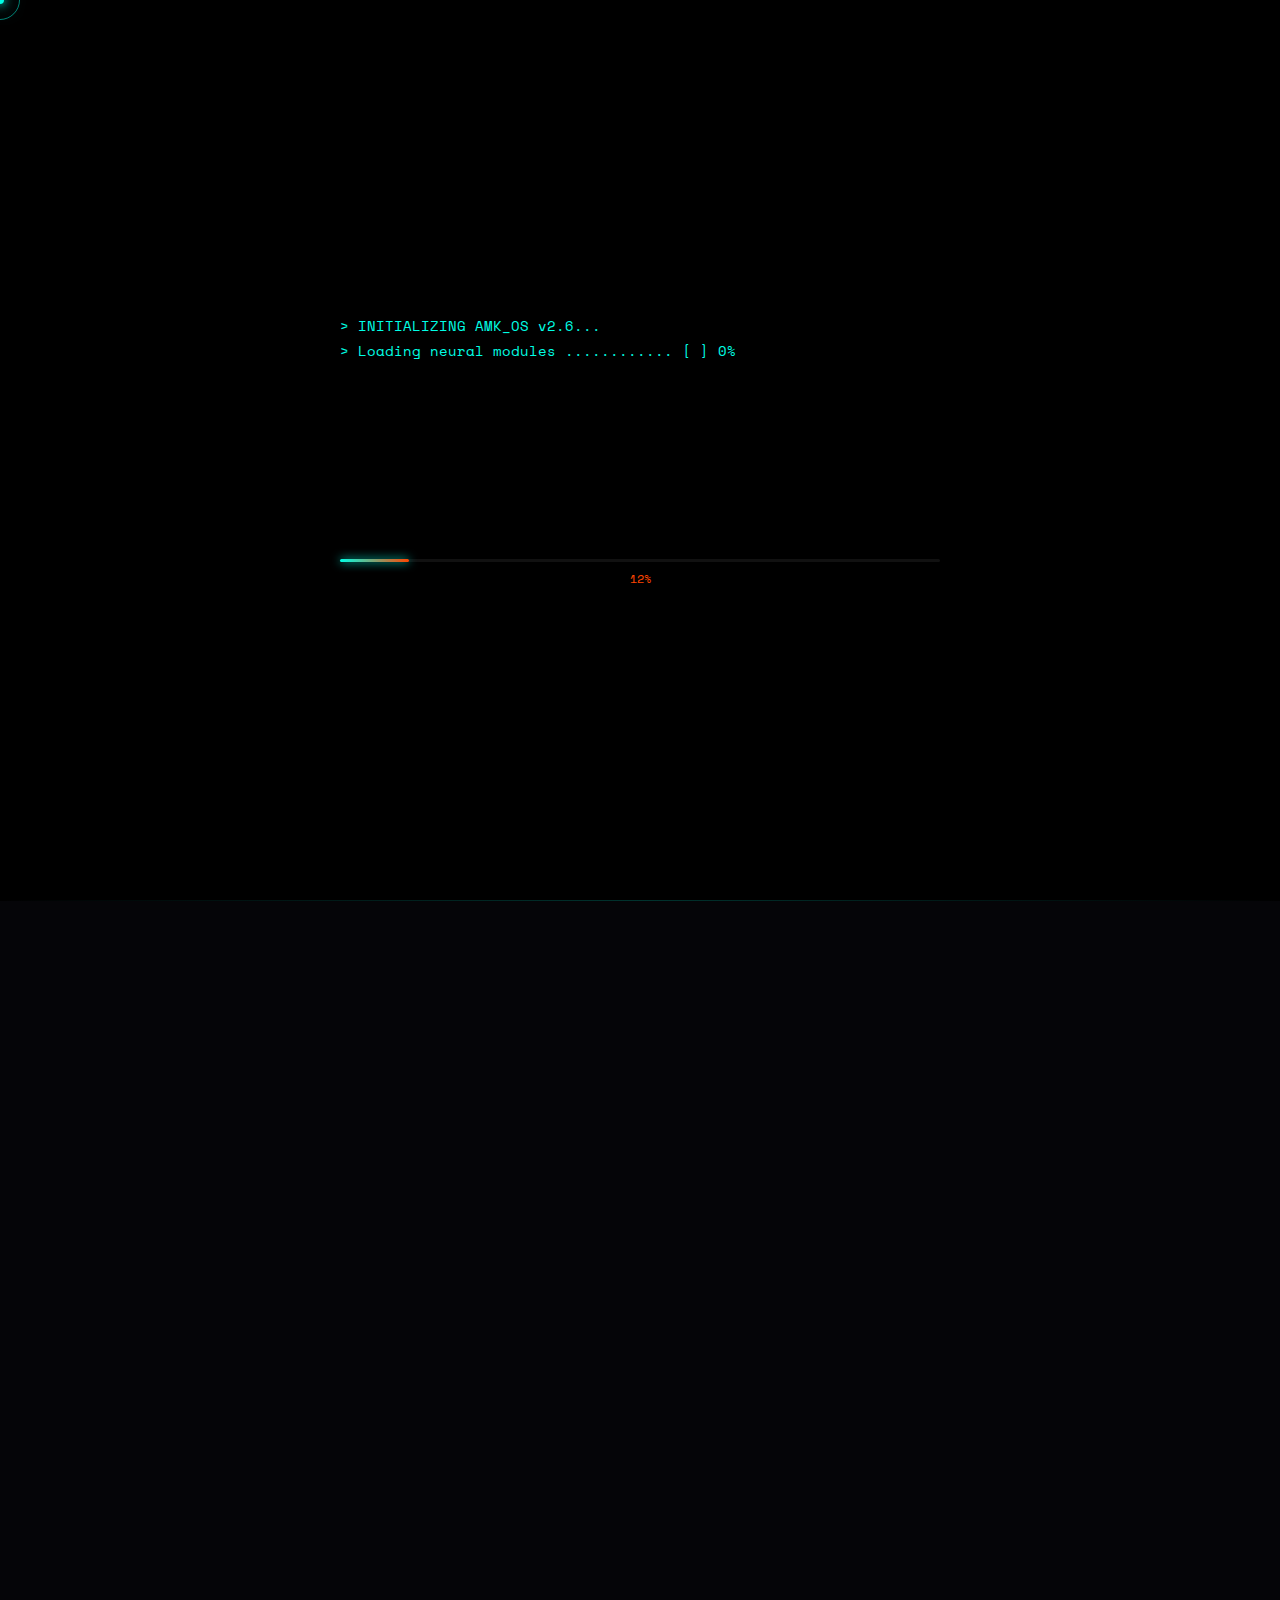
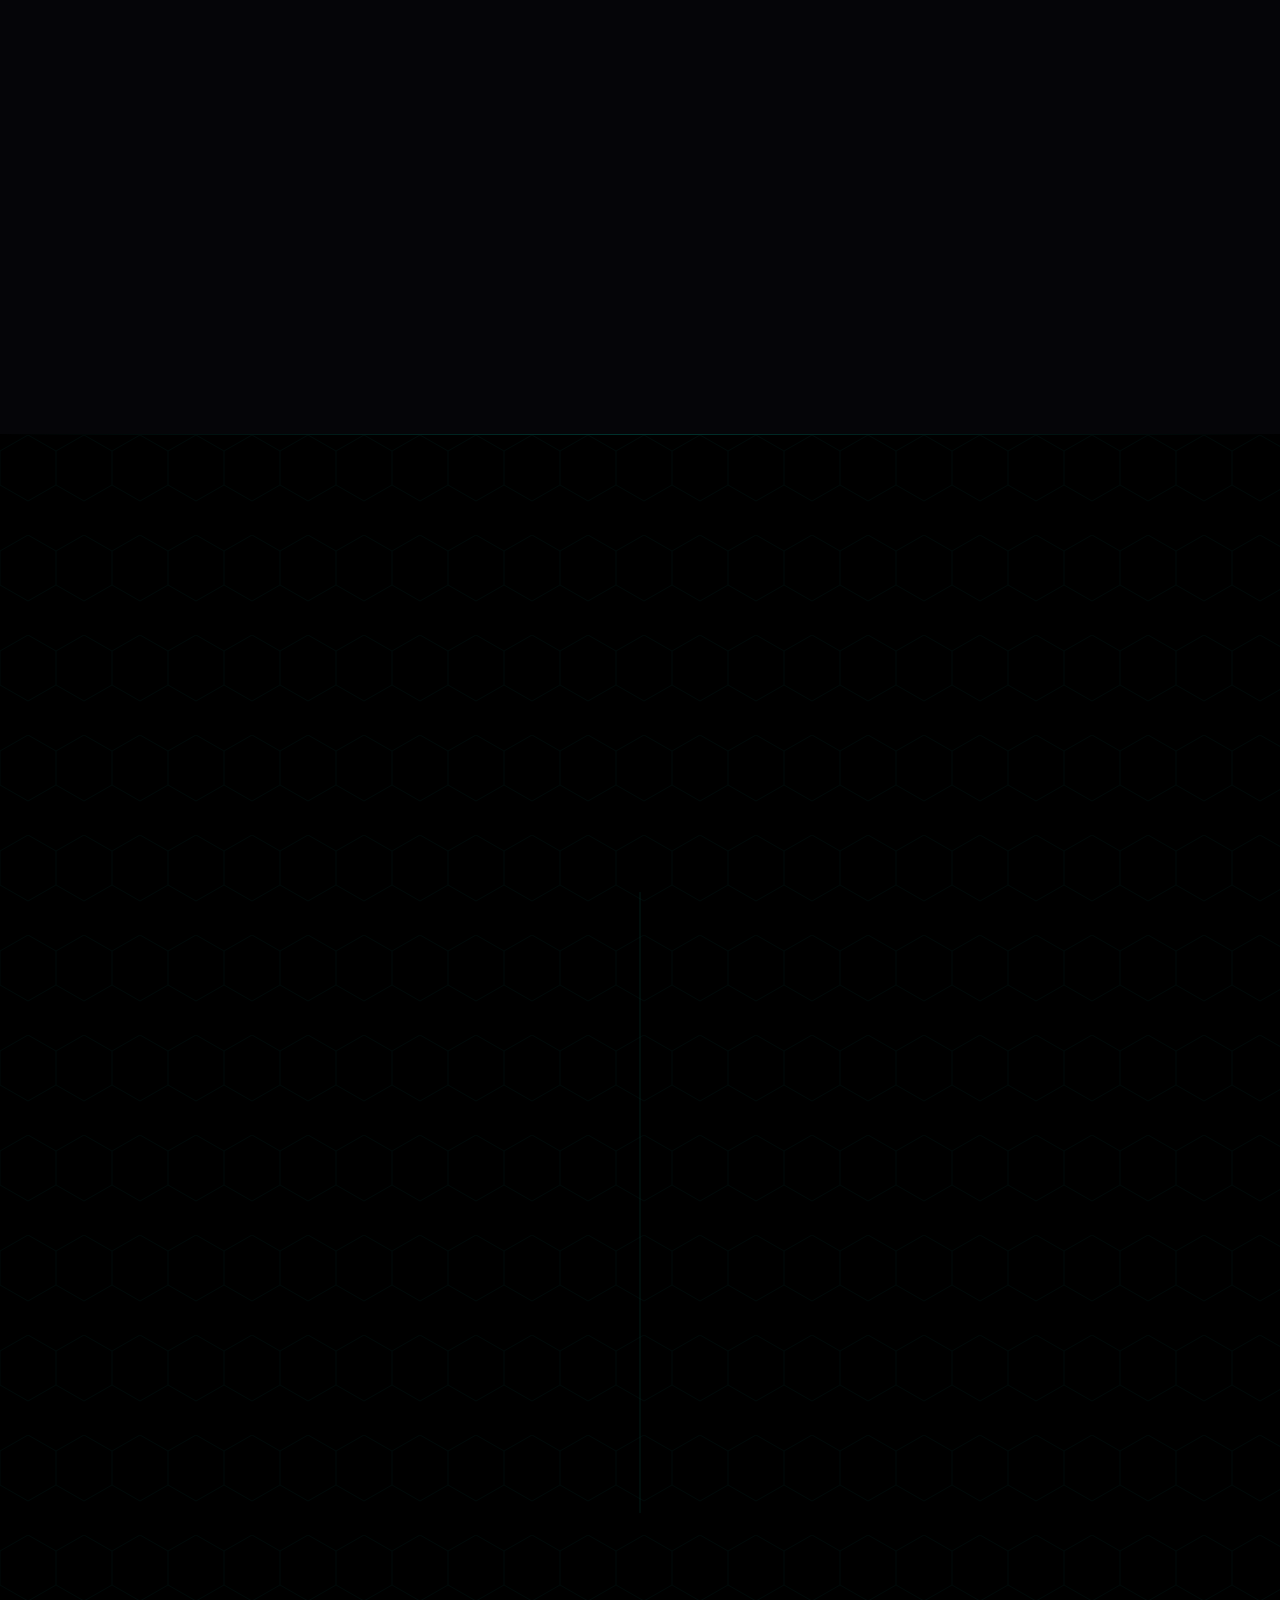
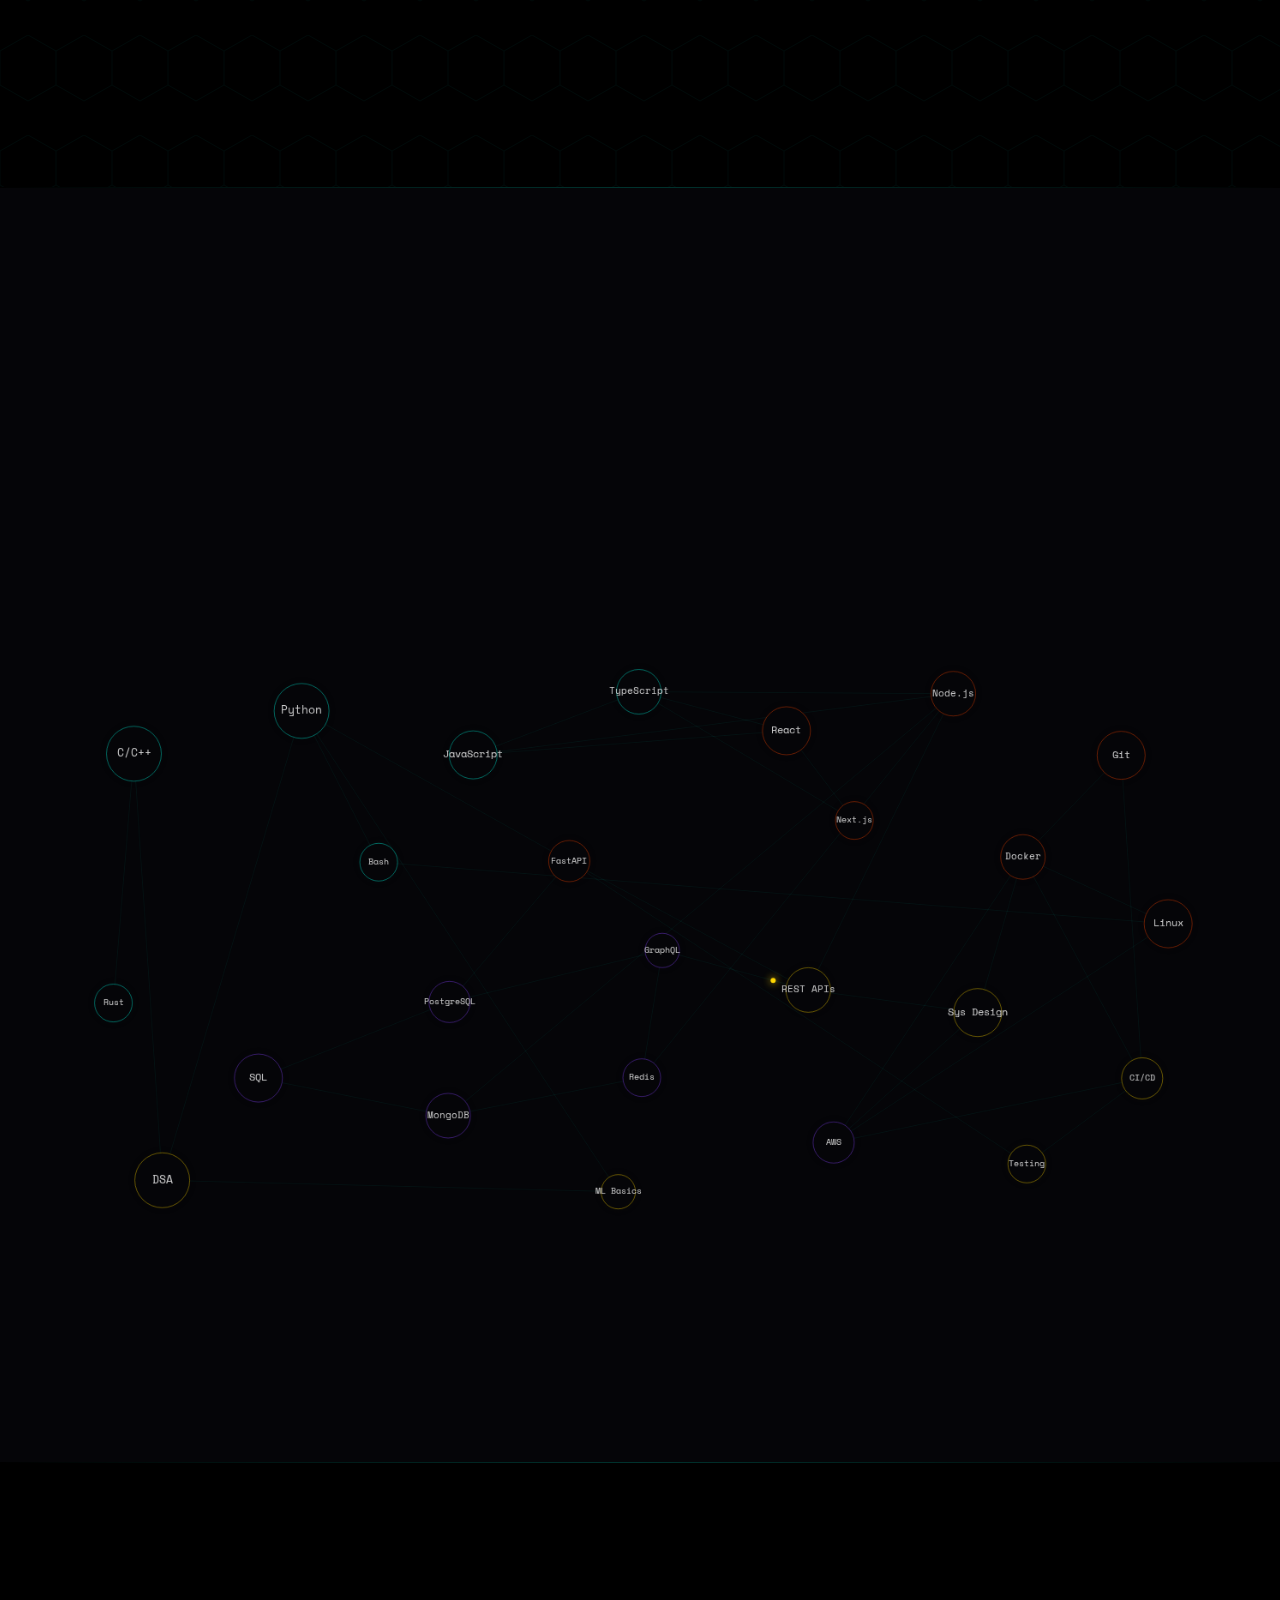
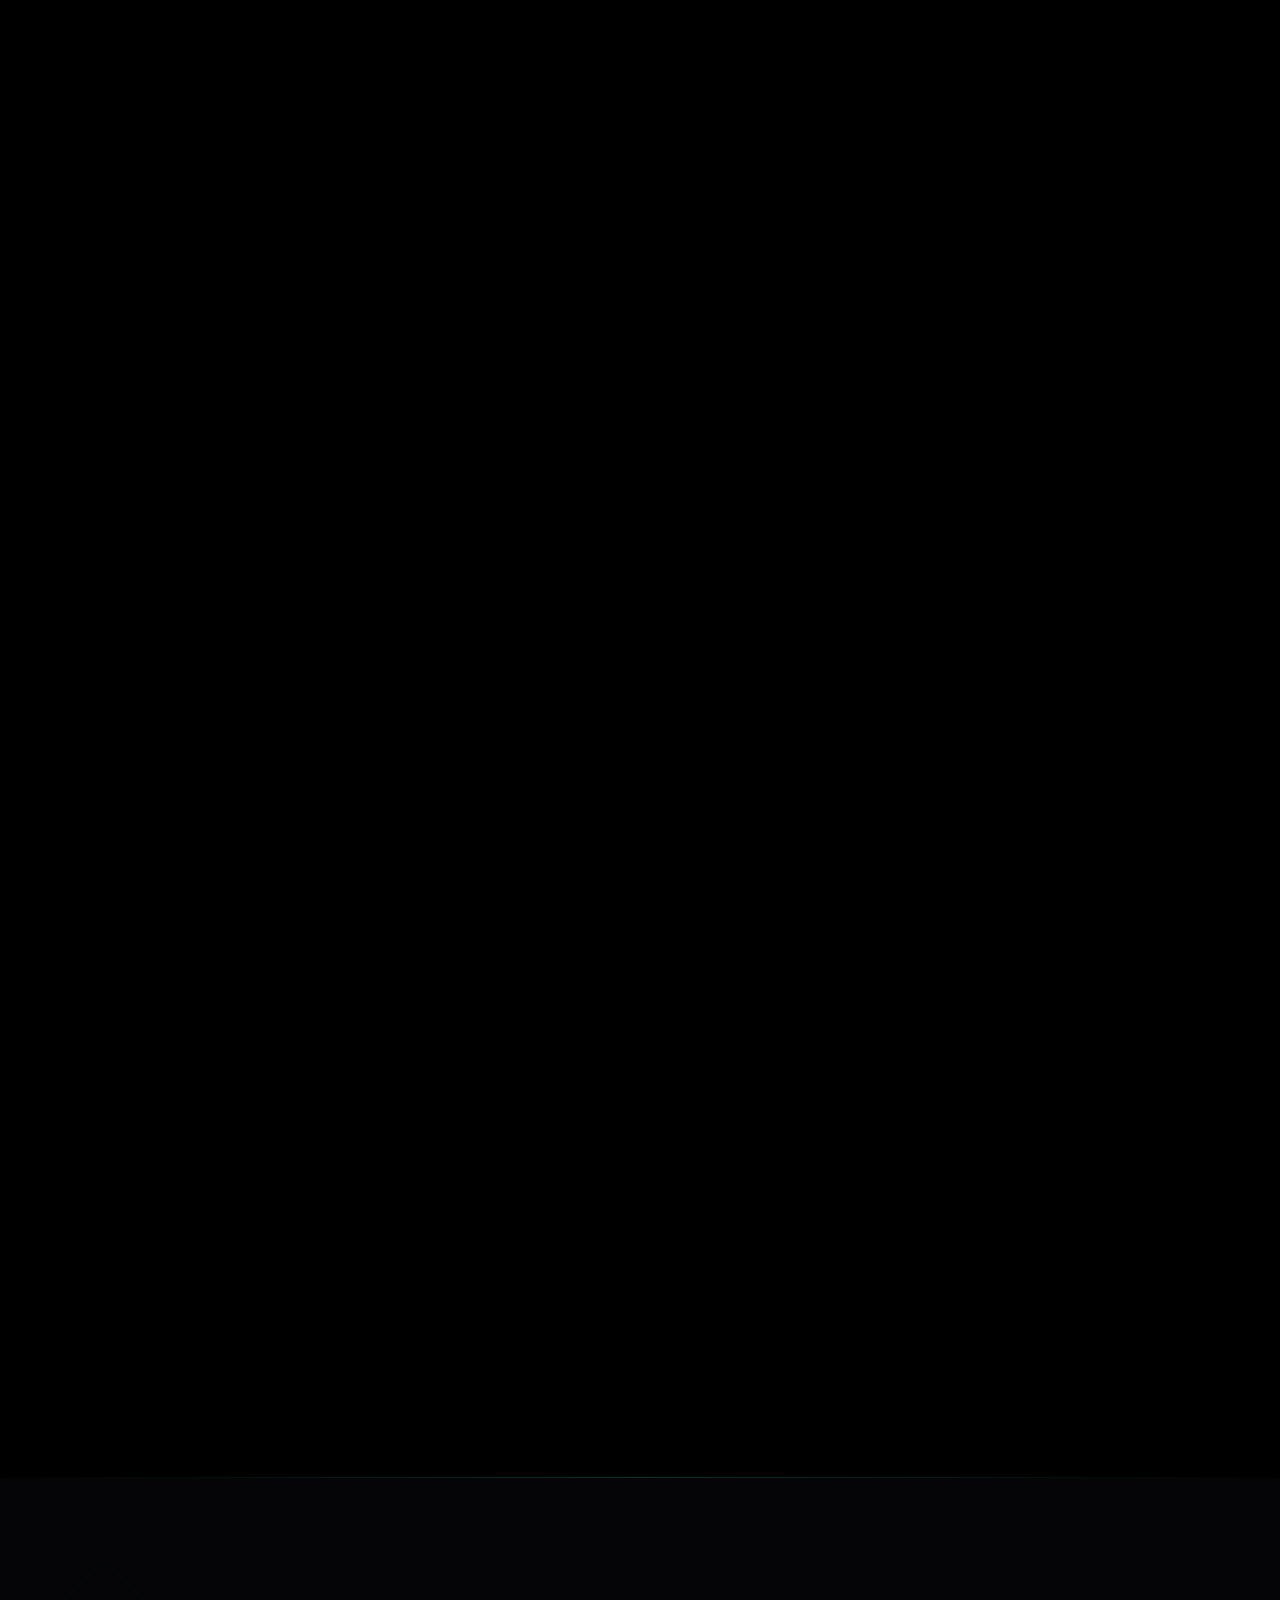
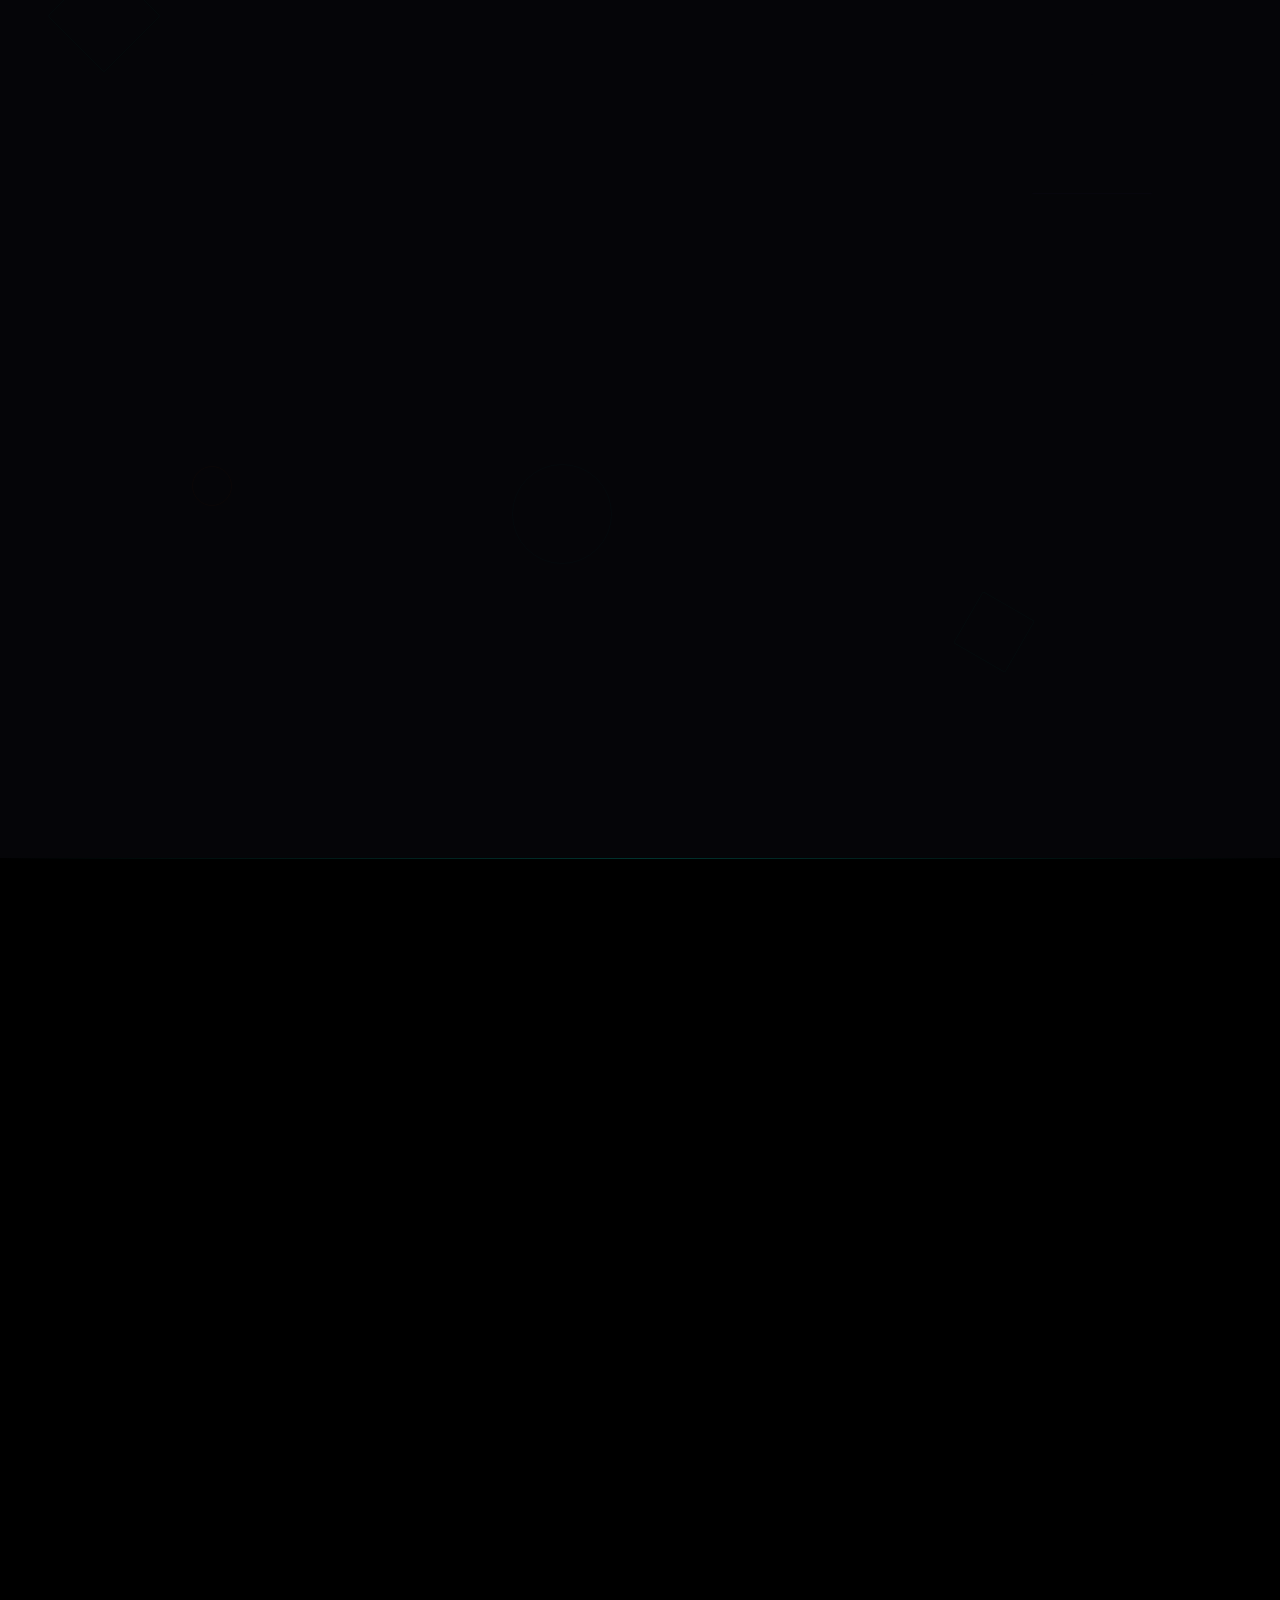
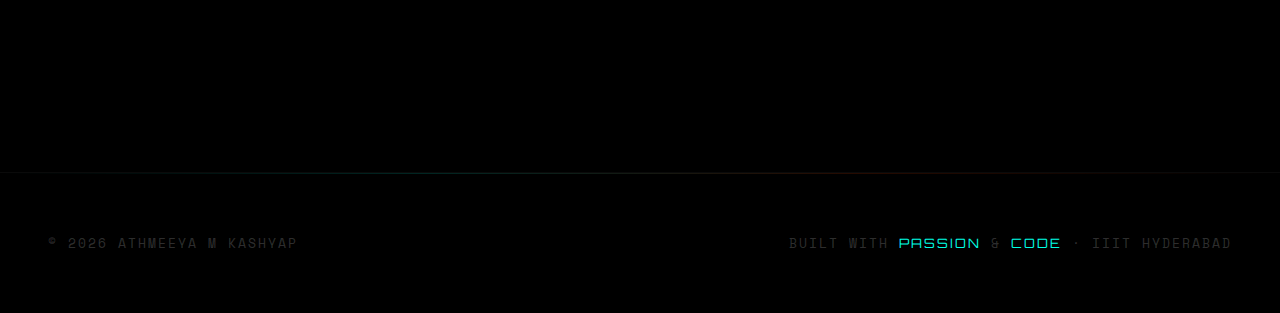
<file: index.html>
<!DOCTYPE html>
<html lang="en">

<head>
  <meta charset="UTF-8">
  <meta name="viewport" content="width=device-width, initial-scale=1.0">
  <meta name="description"
    content="Athmeeya M Kashyap | CS student at IIIT Hyderabad. INMO qualifier, national swimmer, competitive programmer.">
  <meta name="theme-color" content="#000000">
  <meta property="og:title" content="Athmeeya M Kashyap | Portfolio">
  <meta property="og:description" content="CS Student. Olympiad Qualifier. National Swimmer. Competitive Programmer.">
  <title>Athmeeya M Kashyap | Portfolio</title>
  <link
    href="https://fonts.googleapis.com/css2?family=Bebas+Neue&family=Inter:wght@300;400;500;600&family=Orbitron:wght@400;700;900&family=Space+Mono:wght@400;700&display=swap"
    rel="stylesheet">
  <style>
    :root {
      --cyan: #00FFE5;
      --orange: #FF4500;
      --white: #EAEAEA;
      --black: #000000;
      --dark: #050508;
      --mid: #0a0a12;
      --purple: #8844ff;
      --gold: #ffd700;
      --glass: rgba(10, 10, 18, 0.65);
      --border-subtle: rgba(255, 255, 255, 0.04);
    }

    /* SCROLL PROGRESS BAR */
    #scroll-progress {
      position: fixed;
      top: 0;
      left: 0;
      z-index: 10001;
      width: 0%;
      height: 3px;
      background: linear-gradient(90deg, var(--cyan), var(--orange), var(--purple), var(--cyan));
      background-size: 300% 100%;
      animation: progressGradient 3s linear infinite;
      transition: width .05s linear;
      box-shadow: 0 0 12px var(--cyan), 0 0 30px rgba(0, 255, 229, .3);
    }

    @keyframes progressGradient {
      0% {
        background-position: 0% 50%
      }

      100% {
        background-position: 300% 50%
      }
    }

    /* FILM GRAIN */
    #grain {
      position: fixed;
      inset: 0;
      z-index: 9000;
      pointer-events: none;
      opacity: .035;
      mix-blend-mode: overlay;
      width: 100%;
      height: 100%;
      image-rendering: pixelated;
    }

    /* SMOOTH SECTION TRANSITIONS */
    section {
      position: relative;
    }

    .section-glow {
      position: absolute;
      top: -200px;
      left: 50%;
      transform: translateX(-50%);
      width: 600px;
      height: 400px;
      background: radial-gradient(ellipse, rgba(0, 255, 229, .04), transparent 70%);
      pointer-events: none;
      z-index: 0;
    }

    /* BACK TO TOP */
    #back-to-top {
      position: fixed;
      bottom: 30px;
      right: 30px;
      z-index: 9999;
      width: 48px;
      height: 48px;
      background: transparent;
      border: 1px solid var(--cyan);
      color: var(--cyan);
      font-size: 20px;
      cursor: none;
      display: flex;
      align-items: center;
      justify-content: center;
      opacity: 0;
      transform: translateY(20px);
      transition: all .4s cubic-bezier(0.34, 1.56, 0.64, 1);
      clip-path: polygon(8px 0, 100% 0, calc(100% - 8px) 100%, 0 100%);
    }

    #back-to-top.visible {
      opacity: 1;
      transform: translateY(0);
    }

    #back-to-top:hover {
      background: var(--cyan);
      color: var(--black);
      box-shadow: 0 0 25px var(--cyan);
    }

    *,
    *::before,
    *::after {
      margin: 0;
      padding: 0;
      box-sizing: border-box;
    }

    img {
      max-width: 100%;
      height: auto;
      display: block;
    }

    html {
      scroll-behavior: smooth;
      scroll-padding-top: 80px;
      scrollbar-width: thin;
      scrollbar-color: rgba(0, 255, 229, .12) var(--black);
    }

    ::selection {
      background: rgba(0, 255, 229, .15);
      color: var(--white);
    }

    ::-webkit-scrollbar {
      width: 5px;
    }

    ::-webkit-scrollbar-track {
      background: var(--black);
    }

    ::-webkit-scrollbar-thumb {
      background: rgba(0, 255, 229, .12);
      border-radius: 3px;
    }

    ::-webkit-scrollbar-thumb:hover {
      background: rgba(0, 255, 229, .25);
    }

    body {
      background: var(--black);
      color: var(--white);
      font-family: 'Inter', -apple-system, sans-serif;
      overflow-x: hidden;
      cursor: none;
      -webkit-font-smoothing: antialiased;
      -moz-osx-font-smoothing: grayscale;
    }

    /* CUSTOM CURSOR */
    #cursor-dot {
      width: 8px;
      height: 8px;
      background: var(--cyan);
      border-radius: 50%;
      position: fixed;
      top: 0;
      left: 0;
      pointer-events: none;
      z-index: 99999;
      transform: translate(-50%, -50%);
      transition: width .35s cubic-bezier(0.16, 1, 0.3, 1), height .35s cubic-bezier(0.16, 1, 0.3, 1), background .35s ease;
      box-shadow: 0 0 10px var(--cyan), 0 0 20px var(--cyan);
      will-change: left, top, width, height;
    }

    #cursor-ring {
      width: 40px;
      height: 40px;
      border: 1.5px solid var(--cyan);
      border-radius: 50%;
      position: fixed;
      top: 0;
      left: 0;
      pointer-events: none;
      z-index: 99998;
      transform: translate(-50%, -50%);
      transition: width .4s cubic-bezier(0.16, 1, 0.3, 1), height .4s cubic-bezier(0.16, 1, 0.3, 1), opacity .4s ease, border-color .35s ease;
      opacity: .5;
      will-change: left, top, width, height;
    }

    body.cursor-hover #cursor-dot {
      width: 14px;
      height: 14px;
      background: var(--orange);
      box-shadow: 0 0 15px var(--orange);
    }

    body.cursor-hover #cursor-ring {
      width: 60px;
      height: 60px;
      border-color: var(--orange);
      opacity: .8;
    }

    /* cursor trail */
    .cursor-trail {
      position: fixed;
      width: 4px;
      height: 4px;
      background: var(--cyan);
      border-radius: 50%;
      pointer-events: none;
      z-index: 99997;
      transform: translate(-50%, -50%);
      opacity: .6;
      will-change: left, top;
    }

    /* PRELOADER */
    #preloader {
      position: fixed;
      inset: 0;
      background: #000;
      z-index: 9999;
      display: flex;
      align-items: center;
      justify-content: center;
      flex-direction: column;
    }

    #boot-terminal {
      font-family: 'Space Mono', monospace;
      font-size: clamp(11px, 1.5vw, 14px);
      color: var(--cyan);
      width: min(600px, 90vw);
      line-height: 1.8;
    }

    #boot-terminal .line {
      opacity: 0;
      white-space: nowrap;
      overflow: hidden;
    }

    #boot-terminal .line.visible {
      opacity: 1;
    }

    .boot-bar {
      margin-top: 20px;
      width: min(600px, 90vw);
      height: 3px;
      background: #111;
      border-radius: 2px;
    }

    .boot-fill {
      height: 100%;
      background: linear-gradient(90deg, var(--cyan), var(--orange));
      width: 0%;
      transition: width .05s linear;
      border-radius: 2px;
      box-shadow: 0 0 10px var(--cyan);
    }

    .boot-pct {
      color: var(--orange);
      font-size: 12px;
      margin-top: 8px;
    }

    #preloader.shatter {
      animation: shatterOut .9s cubic-bezier(0.16, 1, 0.3, 1) forwards;
    }

    @keyframes shatterOut {
      0% {
        opacity: 1;
        clip-path: polygon(0 0, 100% 0, 100% 100%, 0 100%);
        filter: blur(0);
      }

      30% {
        clip-path: polygon(5% 0, 95% 5%, 100% 95%, 0% 100%);
        transform: scale(1.02);
        filter: blur(0);
      }

      70% {
        opacity: .4;
        filter: blur(4px);
      }

      100% {
        opacity: 0;
        clip-path: polygon(20% 10%, 80% 0, 100% 80%, 10% 100%);
        transform: scale(1.08);
        filter: blur(10px);
        pointer-events: none;
      }
    }

    /* NAV */
    nav {
      position: fixed;
      top: 0;
      left: 0;
      right: 0;
      z-index: 1000;
      padding: 22px 48px;
      display: flex;
      align-items: center;
      justify-content: space-between;
      transition: padding .6s cubic-bezier(0.16, 1, 0.3, 1), background .6s ease, backdrop-filter .6s ease, border-color .6s ease, box-shadow .6s ease;
      background: rgba(0, 0, 0, .2);
      backdrop-filter: blur(10px);
      -webkit-backdrop-filter: blur(10px);
      border-bottom: 1px solid rgba(255, 255, 255, .03);
      will-change: padding, background;
    }

    nav.scrolled {
      background: rgba(5, 5, 8, .92);
      backdrop-filter: blur(24px);
      -webkit-backdrop-filter: blur(24px);
      padding: 14px 48px;
      border-bottom: 1px solid rgba(0, 255, 229, .06);
      box-shadow: 0 4px 30px rgba(0, 0, 0, .3);
    }

    .nav-logo {
      font-family: 'Orbitron', monospace;
      font-weight: 900;
      font-size: 22px;
      color: var(--cyan);
      text-decoration: none;
      letter-spacing: 4px;
      text-shadow: 0 0 20px var(--cyan);
      position: relative;
    }

    .nav-logo:hover {
      animation: neonFlicker .3s infinite;
    }

    @keyframes neonFlicker {

      0%,
      100% {
        text-shadow: 0 0 20px var(--cyan), 0 0 40px var(--cyan);
      }

      50% {
        text-shadow: none;
      }
    }

    .nav-links {
      display: flex;
      gap: 30px;
      list-style: none;
    }

    .nav-links a {
      font-family: 'Space Mono', monospace;
      font-size: 11px;
      color: rgba(240, 240, 240, .6);
      text-decoration: none;
      letter-spacing: 2px;
      text-transform: uppercase;
      position: relative;
      transition: color .3s;
    }

    .nav-links a::after {
      content: '';
      position: absolute;
      bottom: -4px;
      left: 0;
      width: 0;
      height: 1px;
      background: var(--cyan);
      transition: width .4s cubic-bezier(0.16, 1, 0.3, 1);
    }

    .nav-links a:hover,
    .nav-links a.active {
      color: var(--cyan);
    }

    .nav-links a:hover::after,
    .nav-links a.active::after {
      width: 100%;
    }

    .nav-hamburger {
      display: none;
      flex-direction: column;
      gap: 5px;
      cursor: none;
    }

    .nav-hamburger span {
      width: 25px;
      height: 2px;
      background: var(--cyan);
      transition: all .3s;
    }

    .mobile-menu {
      position: fixed;
      inset: 0;
      background: rgba(0, 0, 0, .97);
      z-index: 999;
      align-items: center;
      justify-content: center;
      flex-direction: column;
      gap: 40px;
      display: flex;
      opacity: 0;
      visibility: hidden;
      transition: opacity .6s cubic-bezier(0.16, 1, 0.3, 1), visibility .6s;
    }

    .mobile-menu.open {
      opacity: 1;
      visibility: visible;
    }

    .mobile-menu a {
      font-family: 'Bebas Neue';
      font-size: 48px;
      color: var(--white);
      text-decoration: none;
      letter-spacing: 6px;
      transition: color .3s;
    }

    .mobile-menu a:hover {
      color: var(--cyan);
    }

    .mobile-close {
      position: absolute;
      top: 20px;
      right: 30px;
      font-size: 30px;
      color: var(--cyan);
      cursor: none;
    }

    /* HERO */
    #hero {
      position: relative;
      height: 100vh;
      overflow: hidden;
      display: flex;
      align-items: center;
      justify-content: center;
    }

    #hero::before {
      content: '';
      position: absolute;
      inset: 0;
      background:
        radial-gradient(ellipse 80% 50% at 20% 40%, rgba(0, 255, 229, .07), transparent),
        radial-gradient(ellipse 60% 80% at 80% 20%, rgba(136, 68, 255, .06), transparent),
        radial-gradient(ellipse 70% 60% at 50% 80%, rgba(255, 69, 0, .04), transparent);
      animation: auroraShift 12s ease-in-out infinite alternate;
      z-index: 1;
      pointer-events: none;
      filter: blur(40px);
    }

    @keyframes auroraShift {
      0% {
        opacity: .5;
        transform: scale(1) rotate(0deg);
      }

      33% {
        opacity: .8;
        transform: scale(1.1) rotate(2deg);
      }

      66% {
        opacity: .5;
        transform: scale(.95) rotate(-1deg);
      }

      100% {
        opacity: .7;
        transform: scale(1.05) rotate(1deg);
      }
    }

    #hero::after {
      content: '';
      position: absolute;
      bottom: 0;
      left: 0;
      right: 0;
      height: 200px;
      background: linear-gradient(transparent, var(--black));
      z-index: 2;
      pointer-events: none;
    }

    #starCanvas {
      position: absolute;
      inset: 0;
      width: 100%;
      height: 100%;
    }

    .hero-content {
      position: relative;
      z-index: 3;
      text-align: center;
      max-width: 1200px;
      padding: 0 24px;
    }

    .hero-status {
      display: inline-flex;
      align-items: center;
      gap: 10px;
      font-size: 11px;
      letter-spacing: 4px;
      color: rgba(240, 240, 240, .3);
      margin-bottom: 28px;
      text-transform: uppercase;
      opacity: 0;
      animation: fadeUp .6s 1.4s forwards;
    }

    .hero-status-dot {
      width: 6px;
      height: 6px;
      border-radius: 50%;
      background: #00ff88;
      box-shadow: 0 0 8px #00ff88;
      animation: statusPulse 2s infinite;
    }

    @keyframes statusPulse {

      0%,
      100% {
        opacity: 1
      }

      50% {
        opacity: .4
      }
    }

    .hero-scan {
      position: absolute;
      top: 0;
      left: 0;
      width: 100%;
      height: 3px;
      background: linear-gradient(90deg, transparent, var(--cyan), transparent);
      box-shadow: 0 0 20px var(--cyan);
      animation: scanDown 1.5s ease-in-out forwards;
      z-index: 3;
    }

    @keyframes scanDown {
      from {
        top: 0;
        opacity: 1;
      }

      to {
        top: 100%;
        opacity: 0;
      }
    }

    .hero-initials {
      font-family: 'Orbitron', monospace;
      font-size: clamp(14px, 2.5vw, 20px);
      letter-spacing: 24px;
      color: var(--cyan);
      opacity: 0;
      animation: fadeUp .6s 1.8s forwards;
      margin-bottom: 16px;
      position: relative;
      display: inline-block;
    }

    .hero-initials::after {
      content: '';
      position: absolute;
      bottom: -10px;
      left: 15%;
      right: 15%;
      height: 1px;
      background: linear-gradient(90deg, transparent, var(--cyan), transparent);
      opacity: .4;
    }

    .hero-name {
      font-family: 'Bebas Neue', cursive;
      font-size: clamp(58px, 12vw, 160px);
      line-height: .85;
      letter-spacing: 8px;
      display: flex;
      flex-wrap: wrap;
      justify-content: center;
      gap: 0 6px;
      margin-bottom: 28px;
    }

    .hero-name .letter {
      display: inline-block;
      opacity: 0;
      transform: translateY(60px) scale(1.3);
      transition: opacity .8s cubic-bezier(0.25, 0.46, 0.45, 0.94), transform .8s cubic-bezier(0.16, 1, 0.3, 1);
      color: var(--white);
      text-shadow: 0 0 80px rgba(0, 255, 229, .12), 0 4px 40px rgba(0, 0, 0, .5);
      position: relative;
      will-change: opacity, transform;
    }

    .hero-name .letter:hover {
      color: var(--cyan);
      text-shadow: 0 0 40px var(--cyan), 0 0 80px rgba(0, 255, 229, .3);
      animation: letterGlitch .3s;
    }

    @keyframes letterGlitch {

      0%,
      100% {
        transform: translate(0);
      }

      20% {
        transform: translate(-2px, 2px) skewX(-2deg);
        color: var(--orange);
      }

      40% {
        transform: translate(2px, -1px) skewX(2deg);
      }

      60% {
        transform: translate(-1px, 1px);
        color: var(--cyan);
      }

      80% {
        transform: translate(1px, -2px) skewX(-1deg);
      }
    }

    .hero-name .letter.visible {
      opacity: 1;
      transform: translateY(0) scale(1);
    }

    .hero-name .space {
      width: 20px;
    }

    .hero-subtitle {
      font-family: 'Space Mono', monospace;
      font-size: clamp(11px, 1.6vw, 15px);
      color: var(--cyan);
      letter-spacing: 3px;
      min-height: 24px;
      margin-bottom: 48px;
      opacity: 0;
      animation: fadeUp .5s 2.8s forwards;
      text-shadow: 0 0 20px rgba(0, 255, 229, .25);
    }

    .hero-ctas {
      display: flex;
      gap: 24px;
      justify-content: center;
      flex-wrap: wrap;
      opacity: 0;
      animation: fadeUp .5s 3.2s forwards;
    }

    .btn-primary {
      font-family: 'Orbitron', monospace;
      font-size: 12px;
      letter-spacing: 4px;
      color: var(--black);
      background: var(--cyan);
      padding: 16px 40px;
      border: none;
      cursor: none;
      text-decoration: none;
      display: inline-flex;
      align-items: center;
      gap: 8px;
      clip-path: polygon(12px 0, 100% 0, calc(100% - 12px) 100%, 0 100%);
      transition: all .4s cubic-bezier(0.34, 1.56, 0.64, 1);
      font-weight: 700;
      position: relative;
      overflow: hidden;
    }

    .btn-primary::after {
      content: '';
      position: absolute;
      inset: 0;
      background: linear-gradient(120deg, transparent 40%, rgba(255, 255, 255, .25) 50%, transparent 60%);
      transform: translateX(-120%);
      transition: transform .6s;
    }

    .btn-primary:hover {
      background: var(--orange);
      transform: scale(1.06) translateY(-2px);
      box-shadow: 0 8px 40px rgba(255, 69, 0, .25), 0 0 60px rgba(255, 69, 0, .1);
    }

    .btn-primary:hover::after {
      transform: translateX(120%);
    }

    .btn-primary:active {
      transform: scale(.97);
      transition-duration: .1s;
    }

    .btn-secondary {
      font-family: 'Space Mono', monospace;
      font-size: 11px;
      letter-spacing: 3px;
      color: var(--orange);
      border: 1px solid rgba(255, 69, 0, .4);
      padding: 16px 40px;
      text-decoration: none;
      display: inline-flex;
      align-items: center;
      gap: 8px;
      transition: all .4s cubic-bezier(0.34, 1.56, 0.64, 1);
      background: rgba(255, 69, 0, .03);
      position: relative;
      overflow: hidden;
      backdrop-filter: blur(4px);
    }

    .btn-secondary::before {
      content: '';
      position: absolute;
      inset: 0;
      background: var(--orange);
      transform: scaleX(0);
      transform-origin: left;
      transition: transform .4s cubic-bezier(0.16, 1, 0.3, 1);
      z-index: -1;
    }

    .btn-secondary:hover {
      color: var(--black);
      border-color: var(--orange);
      box-shadow: 0 8px 40px rgba(255, 69, 0, .15);
      transform: translateY(-2px);
    }

    .btn-secondary:hover::before {
      transform: scaleX(1);
    }

    .btn-secondary:active {
      transform: scale(.97);
      transition-duration: .1s;
    }

    .scroll-indicator {
      position: absolute;
      bottom: 40px;
      left: 50%;
      transform: translateX(-50%);
      font-size: 9px;
      letter-spacing: 5px;
      color: rgba(255, 255, 255, .25);
      display: flex;
      flex-direction: column;
      align-items: center;
      gap: 12px;
      opacity: 0;
      animation: fadeUp .5s 3.6s forwards;
      text-transform: uppercase;
    }

    .scroll-arrow {
      width: 1px;
      height: 48px;
      background: linear-gradient(var(--cyan), transparent);
      animation: scrollPulse 2s ease-in-out infinite;
    }

    @keyframes scrollPulse {

      0%,
      100% {
        opacity: .2;
        height: 48px
      }

      50% {
        opacity: .8;
        height: 56px
      }
    }

    /* TEXT SCRAMBLE ON REVEAL */
    .scramble-text {
      position: relative;
    }

    /* FLOATING SHAPES */
    .floating-shapes {
      position: absolute;
      inset: 0;
      overflow: hidden;
      pointer-events: none;
      z-index: 0;
    }

    .floating-shape {
      position: absolute;
      border: 1px solid rgba(0, 255, 229, .06);
      animation: floatShape 20s infinite linear;
      opacity: .4;
    }

    .floating-shape:nth-child(1) {
      width: 80px;
      height: 80px;
      top: 10%;
      left: 5%;
      animation-duration: 25s;
      border-radius: 2px;
      transform: rotate(45deg);
    }

    .floating-shape:nth-child(2) {
      width: 40px;
      height: 40px;
      top: 60%;
      left: 15%;
      animation-duration: 18s;
      animation-delay: -5s;
      border-radius: 50%;
      border-color: rgba(255, 69, 0, .06);
    }

    .floating-shape:nth-child(3) {
      width: 120px;
      height: 120px;
      top: 20%;
      right: 10%;
      animation-duration: 30s;
      animation-delay: -10s;
      border-color: rgba(136, 68, 255, .06);
      clip-path: polygon(50% 0%, 100% 100%, 0% 100%);
    }

    .floating-shape:nth-child(4) {
      width: 60px;
      height: 60px;
      bottom: 20%;
      right: 20%;
      animation-duration: 22s;
      animation-delay: -3s;
      border-radius: 2px;
      transform: rotate(30deg);
    }

    .floating-shape:nth-child(5) {
      width: 100px;
      height: 100px;
      bottom: 30%;
      left: 40%;
      animation-duration: 28s;
      animation-delay: -8s;
      border-radius: 50%;
      border-color: rgba(0, 255, 229, .04);
    }

    @keyframes floatShape {
      0% {
        transform: translateY(0) rotate(0deg);
      }

      25% {
        transform: translateY(-30px) rotate(90deg);
      }

      50% {
        transform: translateY(-10px) rotate(180deg);
      }

      75% {
        transform: translateY(-40px) rotate(270deg);
      }

      100% {
        transform: translateY(0) rotate(360deg);
      }
    }

    /* SECTION SHARED */
    .section-label {
      font-family: 'Space Mono', monospace;
      font-size: 14px;
      letter-spacing: 5px;
      color: var(--cyan);
      opacity: .6;
      margin-bottom: 10px;
      text-transform: uppercase;
    }

    .section-title {
      font-family: 'Bebas Neue';
      font-size: clamp(44px, 7vw, 80px);
      line-height: .95;
      letter-spacing: 5px;
    }

    /* Preserve mono on labels after body font change */
    .about-file-tag,
    .edu-level,
    .ach-tag,
    .project-tag,
    .stat-label,
    .legend-item,
    .boot-pct,
    .ach-desc,
    .project-desc,
    .bento-sub,
    .mang-sub {
      font-family: 'Space Mono', monospace;
    }

    .reveal {
      opacity: 0;
      transform: translateY(40px);
      transition: opacity 1s cubic-bezier(0.25, 0.46, 0.45, 0.94), transform 1s cubic-bezier(0.16, 1, 0.3, 1);
      will-change: opacity, transform;
    }

    .reveal.visible {
      opacity: 1;
      transform: none;
    }

    .reveal-left {
      opacity: 0;
      transform: translateX(-50px);
      transition: opacity 1s cubic-bezier(0.25, 0.46, 0.45, 0.94), transform 1s cubic-bezier(0.16, 1, 0.3, 1);
      will-change: opacity, transform;
    }

    .reveal-left.visible {
      opacity: 1;
      transform: none;
    }

    .reveal-right {
      opacity: 0;
      transform: translateX(50px);
      transition: opacity 1s cubic-bezier(0.25, 0.46, 0.45, 0.94), transform 1s cubic-bezier(0.16, 1, 0.3, 1);
      will-change: opacity, transform;
    }

    .reveal-right.visible {
      opacity: 1;
      transform: none;
    }

    /* DIVIDER */
    .section-divider {
      width: 100%;
      height: 1px;
      background: linear-gradient(90deg, transparent, var(--cyan), transparent);
      opacity: .2;
      margin: 0;
    }

    /* GLOBAL SMOOTHNESS */
    * {
      -webkit-tap-highlight-color: transparent;
    }

    section {
      transform: translateZ(0);
    }

    /* ABOUT */
    #about {
      padding: clamp(80px, 12vw, 180px) 40px;
      background: var(--dark);
      overflow: hidden;
    }

    .about-grid {
      max-width: 1400px;
      margin: 0 auto;
      display: grid;
      grid-template-columns: auto 1fr;
      gap: 60px;
      align-items: center;
    }

    .about-photo-wrap {
      position: relative;
      width: fit-content;
    }

    .about-photo-frame {
      position: relative;
      display: block;
      width: 520px;
      max-width: 100%;
      aspect-ratio: 3 / 4;
      clip-path: polygon(0 0, 90% 0, 100% 10%, 100% 100%, 10% 100%, 0 90%);
      overflow: hidden;
    }

    .about-photo-frame img {
      width: 100%;
      height: 100%;
      object-fit: cover;
      object-position: center 20%;
      display: block;
      filter: grayscale(20%) contrast(1.1);
      transition: filter .3s;
    }

    .about-photo-frame:hover img {
      filter: grayscale(0%) contrast(1.2);
    }

    .about-photo-frame .scanlines {
      position: absolute;
      inset: 0;
      background: repeating-linear-gradient(0deg, transparent, transparent 2px, rgba(0, 255, 229, .03) 2px, rgba(0, 255, 229, .03) 4px);
      pointer-events: none;
    }

    .about-photo-frame .glitch-overlay {
      position: absolute;
      inset: 0;
      opacity: 0;
      background: rgba(0, 255, 229, .1);
      transition: opacity .1s;
    }

    .about-photo-frame:hover .glitch-overlay {
      animation: glitchFlash .4s;
    }

    @keyframes glitchFlash {

      0%,
      100% {
        opacity: 0
      }

      20% {
        opacity: .5;
        transform: translateX(3px)
      }

      40% {
        opacity: 0;
        transform: translateX(-3px)
      }

      60% {
        opacity: .3
      }

      80% {
        opacity: 0
      }
    }

    .about-svg-border {
      position: absolute;
      top: -10px;
      left: -10px;
      width: calc(100% + 20px);
      height: calc(100% + 20px);
      pointer-events: none;
    }

    .about-svg-border rect {
      fill: none;
      stroke: var(--cyan);
      stroke-width: 1.5;
      stroke-dasharray: 400;
      stroke-dashoffset: 400;
      animation: drawBorder 2s 3.5s forwards, borderFlow 3s 5.5s infinite linear;
    }

    @keyframes drawBorder {
      to {
        stroke-dashoffset: 0;
      }
    }

    @keyframes borderFlow {
      from {
        stroke-dashoffset: 0
      }

      to {
        stroke-dashoffset: -800
      }
    }

    .about-text {
      padding-left: 0;
    }

    .about-file-tag {
      font-size: 11px;
      letter-spacing: 4px;
      color: var(--orange);
      margin-bottom: 30px;
      display: block;
    }

    .about-bio {
      font-size: 18px;
      line-height: 1.85;
      color: rgba(240, 240, 240, .6);
      margin-bottom: 28px;
      font-family: 'Inter', sans-serif;
      font-weight: 300;
    }

    .about-bio:last-of-type {
      margin-bottom: 40px;
    }

    .about-bio strong {
      color: var(--cyan);
    }

    .about-tags {
      display: flex;
      flex-wrap: wrap;
      gap: 12px;
      margin-bottom: 40px;
    }

    .about-tag {
      font-size: 14px;
      letter-spacing: 2px;
      border: 1px solid rgba(0, 255, 229, .3);
      color: var(--cyan);
      padding: 6px 14px;
      transition: all .3s;
      clip-path: polygon(6px 0, 100% 0, calc(100% - 6px) 100%, 0 100%);
    }

    .about-tag:hover {
      background: var(--cyan);
      color: var(--black);
      box-shadow: 0 0 15px var(--cyan);
    }

    .about-stats {
      display: grid;
      grid-template-columns: repeat(2, 1fr);
      gap: 20px;
    }

    .stat-box {
      border: 1px solid rgba(0, 255, 229, .1);
      padding: 20px 24px;
      background: rgba(0, 255, 229, .02);
      transition: all .4s cubic-bezier(0.16, 1, 0.3, 1);
      backdrop-filter: blur(8px);
      -webkit-backdrop-filter: blur(8px);
    }

    .stat-box:hover {
      border-color: var(--cyan);
      background: rgba(0, 255, 229, .05);
    }

    .stat-num {
      font-family: 'Orbitron', monospace;
      font-size: 28px;
      font-weight: 900;
      color: var(--cyan);
      display: block;
    }

    .stat-label {
      font-size: 10px;
      letter-spacing: 2px;
      color: rgba(240, 240, 240, .5);
      text-transform: uppercase;
    }

    /* EDUCATION */
    #education {
      padding: clamp(80px, 12vw, 180px) 40px;
      background: var(--black);
      overflow: hidden;
    }

    .edu-header {
      max-width: 1400px;
      margin: 0 auto 80px;
    }

    .edu-timeline {
      max-width: 1100px;
      margin: 0 auto;
      position: relative;
    }

    .edu-line {
      position: absolute;
      left: 50%;
      top: 40px;
      bottom: 40px;
      width: 1px;
      background: rgba(0, 255, 229, .1);
      transform: translateX(-50%);
    }

    .edu-line-fill {
      width: 100%;
      background: var(--cyan);
      height: 0%;
      transition: height 2s ease;
      box-shadow: 0 0 10px var(--cyan);
    }

    .edu-item {
      display: grid;
      grid-template-columns: 1fr 60px 1fr;
      align-items: center;
      margin-bottom: 80px;
      gap: 0 20px;
    }

    .edu-item:nth-child(odd) .edu-card {
      grid-column: 1;
    }

    .edu-item:nth-child(odd) .edu-dot {
      grid-column: 2;
    }

    .edu-item:nth-child(odd) .edu-empty {
      grid-column: 3;
    }

    .edu-item:nth-child(even) .edu-empty {
      grid-column: 1;
    }

    .edu-item:nth-child(even) .edu-dot {
      grid-column: 2;
    }

    .edu-item:nth-child(even) .edu-card {
      grid-column: 3;
    }

    .edu-dot {
      width: 20px;
      height: 20px;
      border: 2px solid var(--cyan);
      border-radius: 50%;
      background: var(--black);
      justify-self: center;
      position: relative;
      transition: all .3s;
      box-shadow: 0 0 0 0 var(--cyan);
    }

    .edu-dot.pulse {
      animation: dotPulse 1.5s infinite;
      box-shadow: 0 0 20px var(--cyan);
      background: var(--cyan);
    }

    @keyframes dotPulse {

      0%,
      100% {
        box-shadow: 0 0 0 0 rgba(0, 255, 229, .4);
      }

      50% {
        box-shadow: 0 0 0 12px rgba(0, 255, 229, 0);
      }
    }

    .edu-card {
      border: 1px solid rgba(0, 255, 229, .08);
      padding: 28px 32px;
      background: linear-gradient(135deg, rgba(0, 255, 229, .02), rgba(5, 5, 12, .95));
      clip-path: polygon(8px 0, 100% 0, 100% calc(100% - 8px), calc(100% - 8px) 100%, 0 100%, 0 8px);
      transition: border-color .5s ease, background .5s ease, transform .5s cubic-bezier(0.16, 1, 0.3, 1), box-shadow .5s ease;
    }

    .edu-card:hover {
      border-color: rgba(0, 255, 229, .3);
      background: rgba(0, 255, 229, .04);
      transform: translateY(-4px);
      box-shadow: 0 12px 40px rgba(0, 0, 0, .3);
    }

    .edu-level {
      font-size: 12px;
      letter-spacing: 4px;
      color: var(--orange);
      margin-bottom: 8px;
      text-transform: uppercase;
    }

    .edu-degree {
      font-family: 'Orbitron', monospace;
      font-size: 20px;
      font-weight: 700;
      color: var(--white);
      margin-bottom: 4px;
    }

    .edu-school {
      font-size: 15px;
      color: rgba(240, 240, 240, .5);
      letter-spacing: 1px;
    }

    .edu-xp {
      margin-top: 12px;
      height: 3px;
      background: rgba(255, 255, 255, .1);
      border-radius: 2px;
    }

    .edu-xp-fill {
      height: 100%;
      border-radius: 2px;
      background: linear-gradient(90deg, var(--cyan), var(--orange));
      width: 0%;
      transition: width 1.5s ease;
      box-shadow: 0 0 8px var(--cyan);
    }

    /* SKILLS */
    #skills {
      padding: clamp(80px, 12vw, 180px) 40px;
      background: var(--dark);
    }

    .skills-header {
      max-width: 1400px;
      margin: 0 auto 60px;
    }

    #skillCanvas {
      display: block;
      margin: 0 auto;
      max-width: 100%;
    }

    .skills-legend {
      display: flex;
      justify-content: center;
      gap: 30px;
      margin-top: 30px;
      flex-wrap: wrap;
    }

    .legend-item {
      font-size: 13px;
      letter-spacing: 2px;
      display: flex;
      align-items: center;
      gap: 8px;
    }

    .legend-dot {
      width: 10px;
      height: 10px;
      border-radius: 50%;
    }

    /* ACHIEVEMENTS */
    #achievements {
      padding: clamp(80px, 12vw, 180px) 40px;
      background: var(--black);
    }

    .ach-header {
      padding: 0 0 60px;
      max-width: 1400px;
      margin: 0 auto;
    }

    .ach-scroll-track {
      display: grid;
      grid-template-columns: repeat(3, 1fr);
      gap: 24px;
      max-width: 1400px;
      margin: 0 auto;
    }

    .ach-panel {
      height: 520px;
      position: relative;
      overflow: hidden;
      border: 1px solid rgba(255, 255, 255, .05);
      cursor: none;
      transition: border-color .5s ease, transform .5s cubic-bezier(0.16, 1, 0.3, 1), box-shadow .5s ease;
      will-change: transform;
    }

    .ach-panel:hover {
      border-color: rgba(0, 255, 229, .2);
      transform: translateY(-8px);
      box-shadow: 0 20px 60px rgba(0, 0, 0, .4);
    }

    .ach-panel-bg {
      position: absolute;
      inset: 0;
      background: var(--mid);
      transition: opacity .3s;
    }

    .ach-panel:hover .ach-panel-bg {
      opacity: .7;
    }

    .ach-panel-content {
      position: absolute;
      inset: 0;
      padding: 40px 32px;
      display: flex;
      flex-direction: column;
      justify-content: flex-end;
      background: linear-gradient(to top, rgba(0, 0, 0, .9) 40%, transparent);
    }

    .ach-icon {
      font-size: 42px;
      margin-bottom: 12px;
    }

    .ach-tag {
      font-size: 13px;
      letter-spacing: 4px;
      color: var(--cyan);
      margin-bottom: 8px;
      text-transform: uppercase;
    }

    .ach-title {
      font-family: 'Bebas Neue';
      font-size: 48px;
      letter-spacing: 3px;
      line-height: 1;
      margin-bottom: 12px;
    }

    .ach-desc {
      font-size: 15px;
      color: rgba(240, 240, 240, .6);
      line-height: 1.8;
    }

    .ach-subtitle {
      font-family: 'Space Mono', monospace;
      font-size: 14px;
      color: var(--orange);
      margin-bottom: 4px;
      letter-spacing: 1px;
    }

    .ach-stat {
      font-family: 'Orbitron', monospace;
      font-size: 16px;
      color: var(--white);
      margin-bottom: 12px;
    }

    .verify-badge {
      display: inline-block;
      margin-top: 16px;
      padding: 8px 16px;
      font-family: 'Space Mono', monospace;
      font-size: 13px;
      letter-spacing: 2px;
      color: var(--cyan);
      border: 1px solid var(--cyan);
      text-decoration: none;
      transition: all .3s;
      align-self: flex-start;
      background: rgba(0, 255, 229, .05);
      cursor: none;
    }

    .verify-badge:hover {
      background: var(--cyan);
      color: var(--black);
      box-shadow: 0 0 15px var(--cyan);
    }

    .ach-num {
      font-family: 'Orbitron', monospace;
      font-size: 64px;
      font-weight: 900;
      position: absolute;
      top: 20px;
      right: 24px;
      opacity: .08;
      line-height: 1;
      pointer-events: none;
    }

    /* panel themes */
    .ach-panel.math .ach-panel-bg {
      background: radial-gradient(ellipse at 30% 30%, #001a1a, #000);
    }

    .ach-panel.math .ach-title {
      color: var(--cyan);
    }

    .ach-panel.swim .ach-panel-bg {
      background: radial-gradient(ellipse at 50% 100%, #001020, #000);
    }

    .ach-panel.swim .ach-title {
      color: #4499ff;
    }

    .ach-panel.cube .ach-panel-bg {
      background: radial-gradient(ellipse at 70% 30%, #1a0a00, #000);
    }

    .ach-panel.cube .ach-title {
      color: var(--orange);
    }

    .ach-panel.code .ach-panel-bg {
      background: radial-gradient(ellipse at 30% 70%, #001a08, #000);
    }

    .ach-panel.code .ach-title {
      color: #00ff88;
    }

    .ach-panel.score .ach-panel-bg {
      background: radial-gradient(ellipse at 50% 50%, #1a1a00, #000);
    }

    .ach-panel.score .ach-title {
      color: #ffd700;
    }

    .ach-panel.tt .ach-panel-bg {
      background: radial-gradient(ellipse at 60% 40%, #150015, #000);
    }

    .ach-panel.tt .ach-title {
      color: #ff44ff;
    }

    /* wave animation for swim */
    .wave-container {
      position: absolute;
      bottom: 0;
      left: 0;
      right: 0;
      height: 80px;
      overflow: hidden;
    }

    .wave {
      position: absolute;
      bottom: 0;
      width: 200%;
      height: 60px;
      animation: waveMove 3s infinite linear;
    }

    .wave svg {
      width: 100%;
      height: 100%;
    }

    .wave2 {
      animation-delay: -1.5s;
      opacity: .5;
    }

    @keyframes waveMove {
      from {
        transform: translateX(0)
      }

      to {
        transform: translateX(-50%)
      }
    }

    /* cube animation */
    .css-cube {
      width: 60px;
      height: 60px;
      position: absolute;
      top: 24px;
      left: 32px;
      transform-style: preserve-3d;
      animation: rotateCube 4s infinite linear;
      perspective: 200px;
    }

    @keyframes rotateCube {
      from {
        transform: rotateX(30deg) rotateY(0deg)
      }

      to {
        transform: rotateX(30deg) rotateY(360deg)
      }
    }

    .cube-face {
      position: absolute;
      width: 60px;
      height: 60px;
      border: 2px solid rgba(255, 69, 0, .5);
      opacity: .7;
    }

    .cube-front {
      transform: rotateY(0) translateZ(30px);
      background: rgba(255, 69, 0, .1);
    }

    .cube-back {
      transform: rotateY(180deg) translateZ(30px);
      background: rgba(255, 69, 0, .1);
    }

    .cube-left {
      transform: rotateY(-90deg) translateZ(30px);
      background: rgba(255, 100, 0, .1);
    }

    .cube-right {
      transform: rotateY(90deg) translateZ(30px);
      background: rgba(255, 100, 0, .1);
    }

    .cube-top {
      transform: rotateX(90deg) translateZ(30px);
      background: rgba(255, 150, 0, .1);
    }

    .cube-bottom {
      transform: rotateX(-90deg) translateZ(30px);
      background: rgba(255, 150, 0, .1);
    }

    /* matrix rain for code panel */
    #codeCanvas {
      position: absolute;
      inset: 0;
      opacity: .35;
    }

    /* countdown for cube */
    .cube-countdown {
      font-family: 'Orbitron', monospace;
      font-size: 52px;
      font-weight: 900;
      color: var(--orange);
      position: absolute;
      top: 20px;
      left: 32px;
      text-shadow: 0 0 20px var(--orange);
    }

    /* MANGALORE */
    #mangalore {
      padding: clamp(80px, 12vw, 180px) 40px;
      background: var(--dark);
      overflow: hidden;
    }

    .mang-header {
      max-width: 1200px;
      margin: 0 auto 20px;
    }

    .mang-sub {
      font-size: 15px;
      color: rgba(240, 240, 240, .5);
      margin-bottom: 60px;
      font-style: italic;
      max-width: 1200px;
      margin-left: auto;
      margin-right: auto;
    }

    .mang-grid {
      max-width: 1200px;
      margin: 0 auto;
      display: grid;
      grid-template-columns: 1.4fr 1fr 1fr;
      grid-template-rows: 300px;
      gap: 16px;
    }

    .mang-card {
      position: relative;
      overflow: hidden;
      clip-path: polygon(0 0, 100% 0, 100% 90%, 95% 100%, 0 100%);
      cursor: none;
    }

    .mang-card img {
      width: 100%;
      height: 100%;
      object-fit: cover;
      display: block;
      transition: transform .8s cubic-bezier(0.16, 1, 0.3, 1), filter .8s ease;
      filter: brightness(.7) saturate(.8);
    }

    .mang-card:hover img {
      transform: scale(1.08);
      filter: brightness(.9) saturate(1.1);
    }

    .mang-overlay {
      position: absolute;
      inset: 0;
      transition: opacity .4s;
    }

    .mang-card:nth-child(1) .mang-overlay {
      background: linear-gradient(to top, rgba(0, 100, 255, .5), transparent);
    }

    .mang-card:nth-child(2) .mang-overlay {
      background: linear-gradient(to top, rgba(255, 69, 0, .5), transparent);
    }

    .mang-card:nth-child(3) .mang-overlay {
      background: linear-gradient(to top, rgba(255, 200, 0, .4), transparent);
    }

    .mang-label {
      position: absolute;
      bottom: 0;
      left: 0;
      right: 0;
      padding: 20px 24px;
      font-family: 'Bebas Neue';
      font-size: 28px;
      letter-spacing: 4px;
      background: linear-gradient(transparent, rgba(0, 0, 0, .8));
    }

    .mang-coords {
      text-align: center;
      margin-top: 40px;
      font-size: 11px;
      letter-spacing: 6px;
      color: rgba(240, 240, 240, .25);
      font-family: 'Orbitron', monospace;
    }

    /* CONTACT */
    #contact {
      padding: clamp(80px, 12vw, 180px) 40px;
      background: var(--black);
      overflow: hidden;
    }

    .contact-inner {
      max-width: 1400px;
      margin: 0 auto;
      display: grid;
      grid-template-columns: 1fr 1fr;
      gap: 80px;
      align-items: center;
    }

    .contact-left {
      position: relative;
    }

    #radarCanvas {
      width: 480px;
      height: 480px;
      display: block;
      margin: 0 auto;
    }

    .contact-right {
      position: relative;
    }

    .contact-signals {
      margin-top: 40px;
      display: flex;
      flex-direction: column;
      gap: 20px;
    }

    .signal-line {
      font-family: 'Space Mono', monospace;
      font-size: 15px;
      color: rgba(240, 240, 240, .6);
      padding: 16px 20px;
      border: 1px solid rgba(0, 255, 229, .1);
      display: flex;
      align-items: center;
      gap: 12px;
      transition: all .3s;
      text-decoration: none;
    }

    .signal-line:hover {
      border-color: var(--cyan);
      background: rgba(0, 255, 229, .03);
      color: var(--cyan);
    }

    .signal-ping {
      font-size: 12px;
      letter-spacing: 2px;
      color: var(--cyan);
      border: 1px solid var(--cyan);
      padding: 2px 8px;
      margin-left: auto;
      animation: pingPulse 2s infinite;
    }

    @keyframes pingPulse {

      0%,
      100% {
        opacity: .4
      }

      50% {
        opacity: 1;
        box-shadow: 0 0 10px var(--cyan);
      }
    }

    /* social links */
    .social-links {
      display: flex;
      gap: 16px;
      margin-top: 28px;
    }

    .social-link {
      width: 44px;
      height: 44px;
      border: 1px solid rgba(0, 255, 229, .2);
      display: flex;
      align-items: center;
      justify-content: center;
      color: var(--cyan);
      text-decoration: none;
      font-size: 18px;
      transition: all .3s;
      clip-path: polygon(6px 0, 100% 0, calc(100% - 6px) 100%, 0 100%);
      position: relative;
      overflow: hidden;
    }

    .social-link::before {
      content: '';
      position: absolute;
      inset: 0;
      background: var(--cyan);
      transform: translateY(100%);
      transition: transform .3s;
      z-index: -1;
    }

    .social-link:hover {
      color: var(--black);
      border-color: var(--cyan);
      box-shadow: 0 0 20px var(--cyan);
    }

    .social-link:hover::before {
      transform: translateY(0);
    }

    .social-link svg {
      width: 20px;
      height: 20px;
      fill: currentColor;
    }

    /* PROJECTS */
    #projects {
      padding: clamp(80px, 12vw, 180px) 40px;
      background: var(--dark);
      overflow: hidden;
      position: relative;
    }

    .projects-header {
      max-width: 1400px;
      margin: 0 auto 60px;
    }

    .projects-grid {
      max-width: 1400px;
      margin: 0 auto;
      display: grid;
      grid-template-columns: repeat(auto-fit, minmax(320px, 1fr));
      gap: 28px;
    }

    .project-card {
      position: relative;
      overflow: hidden;
      border: 1px solid rgba(0, 255, 229, .06);
      background: linear-gradient(145deg, rgba(0, 255, 229, .02), rgba(5, 5, 12, .95));
      padding: 40px 32px 32px;
      transition: border-color .5s ease, transform .5s cubic-bezier(0.16, 1, 0.3, 1), box-shadow .5s ease;
      clip-path: polygon(0 0, calc(100% - 16px) 0, 100% 16px, 100% 100%, 16px 100%, 0 calc(100% - 16px));
      will-change: transform;
    }

    .project-card::before {
      content: '';
      position: absolute;
      inset: 0;
      background: linear-gradient(135deg, rgba(0, 255, 229, .05), transparent 50%, rgba(255, 69, 0, .03));
      opacity: 0;
      transition: opacity .4s;
    }

    .project-card:hover {
      border-color: rgba(0, 255, 229, .2);
      transform: translateY(-6px);
      box-shadow: 0 20px 60px rgba(0, 0, 0, .3);
    }

    .project-card:hover::before {
      opacity: 1;
    }

    .project-card-corner {
      position: absolute;
      top: 0;
      right: 0;
      width: 0;
      height: 0;
      border-left: 16px solid transparent;
      border-top: 16px solid var(--cyan);
      opacity: .3;
      transition: opacity .3s;
    }

    .project-card:hover .project-card-corner {
      opacity: .8;
    }

    .project-num {
      font-family: 'Orbitron', monospace;
      font-size: 48px;
      font-weight: 900;
      position: absolute;
      top: 16px;
      right: 20px;
      opacity: .04;
      line-height: 1;
    }

    .project-icon {
      font-size: 28px;
      margin-bottom: 16px;
      display: inline-block;
      animation: floatIcon 3s ease-in-out infinite;
    }

    @keyframes floatIcon {

      0%,
      100% {
        transform: translateY(0);
      }

      50% {
        transform: translateY(-6px);
      }
    }

    .project-tag {
      font-size: 12px;
      letter-spacing: 4px;
      color: var(--orange);
      text-transform: uppercase;
      margin-bottom: 10px;
    }

    .project-title {
      font-family: 'Orbitron', monospace;
      font-size: 22px;
      font-weight: 700;
      color: var(--white);
      margin-bottom: 12px;
      transition: color .3s;
    }

    .project-card:hover .project-title {
      color: var(--cyan);
    }

    .project-desc {
      font-size: 15px;
      line-height: 1.8;
      color: rgba(240, 240, 240, .5);
      margin-bottom: 20px;
    }

    .project-tech {
      display: flex;
      flex-wrap: wrap;
      gap: 8px;
    }

    .project-tech span {
      font-size: 12px;
      letter-spacing: 1px;
      border: 1px solid rgba(0, 255, 229, .2);
      color: var(--cyan);
      padding: 3px 10px;
      transition: all .3s;
    }

    .project-card:hover .project-tech span {
      border-color: rgba(0, 255, 229, .4);
    }

    .project-link {
      display: inline-flex;
      align-items: center;
      gap: 8px;
      font-size: 13px;
      letter-spacing: 2px;
      color: var(--cyan);
      text-decoration: none;
      margin-top: 16px;
      transition: all .3s;
      opacity: .7;
    }

    .project-link:hover {
      opacity: 1;
      gap: 12px;
    }

    /* FOOTER */
    footer {
      padding: 60px 48px;
      border-top: 1px solid rgba(255, 255, 255, .04);
      display: flex;
      align-items: center;
      justify-content: space-between;
      font-family: 'Space Mono', monospace;
      font-size: 13px;
      letter-spacing: 2px;
      color: rgba(240, 240, 240, .2);
      position: relative;
      max-width: 1400px;
      margin: 0 auto;
    }

    footer span {
      font-family: 'Orbitron', monospace;
      color: var(--cyan);
    }

    footer::before {
      content: '';
      position: absolute;
      top: 0;
      left: 0;
      right: 0;
      height: 1px;
      background: linear-gradient(90deg, transparent, var(--cyan), var(--orange), transparent);
      opacity: .15;
    }

    /* HEX BG */
    .hex-bg {
      position: absolute;
      inset: 0;
      pointer-events: none;
      opacity: .04;
      background-image: url("data:image/svg+xml,%3Csvg xmlns='http://www.w3.org/2000/svg' width='56' height='100'%3E%3Cpath d='M28 66L0 50V16L28 0l28 16v34z' fill='none' stroke='%2300FFE5' stroke-width='1'/%3E%3C/svg%3E");
      background-size: 56px 100px;
    }

    /* UTILS */
    @keyframes fadeUp {
      from {
        opacity: 0;
        transform: translateY(20px)
      }

      to {
        opacity: 1;
        transform: none
      }
    }

    .stagger-1 {
      transition-delay: .12s !important;
    }

    .stagger-2 {
      transition-delay: .24s !important;
    }

    .stagger-3 {
      transition-delay: .36s !important;
    }

    .stagger-4 {
      transition-delay: .48s !important;
    }

    .stagger-5 {
      transition-delay: .60s !important;
    }

    .stagger-6 {
      transition-delay: .72s !important;
    }

    .stagger-7 {
      transition-delay: .84s !important;
    }

    .stagger-8 {
      transition-delay: .96s !important;
    }

    /* BENTO GRID */
    #bento {
      padding: clamp(80px, 12vw, 180px) 40px;
      background: var(--black);
      overflow: hidden;
    }

    .bento-header {
      max-width: 1200px;
      margin: 0 auto 60px;
    }

    .bento-grid {
      max-width: 1200px;
      margin: 0 auto;
      display: grid;
      grid-template-columns: repeat(4, 1fr);
      grid-auto-rows: 200px;
      gap: 16px;
    }

    .bento-card {
      position: relative;
      overflow: hidden;
      border: 1px solid rgba(255, 255, 255, .04);
      background: linear-gradient(135deg, rgba(10, 10, 18, .9), rgba(15, 15, 25, .95));
      padding: 32px;
      display: flex;
      flex-direction: column;
      justify-content: flex-end;
      transition: border-color .5s ease, transform .5s cubic-bezier(0.16, 1, 0.3, 1), box-shadow .5s ease;
      cursor: none;
      backdrop-filter: blur(4px);
      -webkit-backdrop-filter: blur(4px);
      will-change: transform;
    }

    .bento-card::before {
      content: '';
      position: absolute;
      inset: 0;
      opacity: 0;
      transition: opacity .5s;
    }

    .bento-card:hover {
      border-color: rgba(0, 255, 229, .2);
      transform: translateY(-4px);
      box-shadow: 0 16px 48px rgba(0, 0, 0, .3);
    }

    .bento-card:hover::before {
      opacity: 1;
    }

    .bento-card .bento-emoji {
      font-size: 40px;
      margin-bottom: 12px;
      transition: transform .5s cubic-bezier(0.34, 1.56, 0.64, 1);
    }

    .bento-card:hover .bento-emoji {
      transform: scale(1.2) rotate(-5deg);
    }

    .bento-card .bento-label {
      font-family: 'Orbitron', monospace;
      font-size: 14px;
      font-weight: 700;
      letter-spacing: 2px;
      margin-bottom: 4px;
      transition: color .3s;
    }

    .bento-card .bento-sub {
      font-size: 11px;
      color: rgba(240, 240, 240, .35);
      letter-spacing: 1px;
      line-height: 1.6;
    }

    .bento-bg-text {
      font-family: 'Orbitron', monospace;
      font-size: 72px;
      font-weight: 900;
      position: absolute;
      top: 16px;
      right: 20px;
      opacity: .04;
      line-height: 1;
      pointer-events: none;
      transition: opacity .5s;
    }

    .bento-card:hover .bento-bg-text {
      opacity: .08;
    }

    /* Bento card sizes and themes */
    .bento-swim {
      grid-column: span 2;
      grid-row: span 2;
    }

    .bento-swim::before {
      background: radial-gradient(ellipse at 30% 70%, rgba(68, 153, 255, .12), transparent);
    }

    .bento-swim .bento-label {
      color: #4499ff;
    }

    .bento-swim .bento-bg-text {
      color: #4499ff;
      font-size: 100px;
    }

    .bento-swim:hover {
      border-color: rgba(68, 153, 255, .3);
    }

    .bento-cube::before {
      background: radial-gradient(ellipse at 70% 30%, rgba(255, 69, 0, .1), transparent);
    }

    .bento-cube .bento-label {
      color: var(--orange);
    }

    .bento-cube .bento-bg-text {
      color: var(--orange);
    }

    .bento-cube:hover {
      border-color: rgba(255, 69, 0, .3);
    }

    .bento-chess::before {
      background: radial-gradient(ellipse at 50% 50%, rgba(0, 255, 229, .08), transparent);
    }

    .bento-chess .bento-label {
      color: var(--cyan);
    }

    .bento-chess .bento-bg-text {
      color: var(--cyan);
    }

    .bento-chess:hover {
      border-color: rgba(0, 255, 229, .3);
    }

    .bento-tt::before {
      background: radial-gradient(ellipse at 40% 60%, rgba(255, 68, 255, .08), transparent);
    }

    .bento-tt .bento-label {
      color: #ff44ff;
    }

    .bento-tt .bento-bg-text {
      color: #ff44ff;
    }

    .bento-tt:hover {
      border-color: rgba(255, 68, 255, .3);
    }

    .bento-basket::before {
      background: radial-gradient(ellipse at 60% 40%, rgba(255, 165, 0, .08), transparent);
    }

    .bento-basket .bento-label {
      color: #ffa500;
    }

    .bento-basket .bento-bg-text {
      color: #ffa500;
    }

    .bento-basket:hover {
      border-color: rgba(255, 165, 0, .3);
    }

    /* MICRO-INTERACTION POLISH */
    /* Universal spring transitions */
    .edu-card,
    .stat-box,
    .about-tag,
    .signal-line,
    .mang-card {
      transition: all .4s cubic-bezier(0.16, 1, 0.3, 1);
    }

    /* Active press state on all interactive elements */
    .social-link:active,
    .about-tag:active,
    .stat-box:active,
    .signal-line:active {
      transform: scale(.96) !important;
      transition-duration: .1s !important;
    }

    /* Focus-visible for keyboard accessibility */
    a:focus-visible,
    button:focus-visible {
      outline: 2px solid var(--cyan);
      outline-offset: 4px;
    }

    /* CV button upgrade */
    .cv-btn {
      margin-top: 40px;
      font-family: 'Space Mono', monospace;
      font-size: 15px;
      letter-spacing: 2px;
      background: transparent;
      border: 1px solid var(--orange);
      color: var(--orange);
      padding: 16px 32px;
      cursor: none;
      display: inline-block;
      text-decoration: none;
      transition: all .4s cubic-bezier(0.34, 1.56, 0.64, 1);
      position: relative;
      overflow: hidden;
    }

    .cv-btn::before {
      content: '';
      position: absolute;
      inset: 0;
      background: var(--orange);
      transform: scaleX(0);
      transform-origin: left;
      transition: transform .4s cubic-bezier(0.16, 1, 0.3, 1);
      z-index: -1;
    }

    .cv-btn:hover {
      color: var(--black);
      box-shadow: 0 8px 40px rgba(255, 69, 0, .2);
      transform: translateY(-2px);
    }

    .cv-btn:hover::before {
      transform: scaleX(1);
    }

    .cv-btn:active {
      transform: scale(.97);
      transition-duration: .1s;
    }

    /* Project card shimmer */
    .project-card::after {
      content: '';
      position: absolute;
      inset: -1px;
      background: linear-gradient(135deg, transparent 40%, rgba(0, 255, 229, .06) 50%, transparent 60%);
      opacity: 0;
      transition: opacity .5s;
      pointer-events: none;
      z-index: 0;
    }

    .project-card:hover::after {
      opacity: 1;
    }

    /* Signal line subtle glow */
    .signal-line:hover .signal-ping {
      animation: none;
      opacity: 1;
      box-shadow: 0 0 12px var(--cyan);
    }

    /* Mobile menu stagger animation */
    .mobile-menu a {
      transform: translateY(20px);
      opacity: 0;
      transition: all .4s cubic-bezier(0.16, 1, 0.3, 1);
    }

    .mobile-menu.open a {
      transform: translateY(0);
      opacity: 1;
    }

    .mobile-menu.open a:nth-child(2) {
      transition-delay: .05s;
    }

    .mobile-menu.open a:nth-child(3) {
      transition-delay: .1s;
    }

    .mobile-menu.open a:nth-child(4) {
      transition-delay: .15s;
    }

    .mobile-menu.open a:nth-child(5) {
      transition-delay: .2s;
    }

    .mobile-menu.open a:nth-child(6) {
      transition-delay: .25s;
    }

    .mobile-menu.open a:nth-child(7) {
      transition-delay: .3s;
    }

    .mobile-menu.open a:nth-child(8) {
      transition-delay: .35s;
    }

    /* RESPONSIVE */
    @media (max-width: 900px) {
      .about-grid {
        grid-template-columns: 1fr;
        gap: 40px;
      }

      .about-text {
        padding-left: 0;
      }

      .about-photo-wrap {
        max-width: 320px;
        margin: 0 auto;
      }

      .about-photo-frame {
        width: 320px;
        max-width: 100%;
        margin: 0 auto;
      }

      .edu-item {
        grid-template-columns: 1fr;
      }

      .edu-item .edu-empty {
        display: none;
      }

      .edu-item .edu-dot {
        display: none;
      }

      .edu-line {
        display: none;
      }

      .contact-inner {
        grid-template-columns: 1fr;
      }

      #radarCanvas {
        width: 360px;
        height: 360px;
      }

      .mang-grid {
        grid-template-columns: 1fr;
        grid-template-rows: 220px 180px 180px;
      }

      .nav-links {
        display: none;
      }

      .nav-hamburger {
        display: flex;
      }

      body {
        cursor: auto;
      }

      #cursor-dot,
      #cursor-ring,
      .cursor-trail {
        display: none;
      }

      .projects-grid {
        grid-template-columns: 1fr;
      }

      .ach-scroll-track {
        grid-template-columns: repeat(2, 1fr);
      }

      .floating-shapes {
        display: none;
      }

      .bento-grid {
        grid-template-columns: repeat(2, 1fr);
        grid-auto-rows: 180px;
      }

      .bento-swim {
        grid-column: span 2;
        grid-row: span 1;
      }

      .hero-name {
        font-size: clamp(48px, 10vw, 100px);
        letter-spacing: 4px;
      }

      .hero-status {
        font-size: 10px;
        letter-spacing: 2px;
      }

      .hero-initials {
        letter-spacing: 16px;
      }
    }

    @media (max-width: 600px) {
      nav {
        padding: 16px 20px;
      }

      nav.scrolled {
        padding: 12px 20px;
      }

      #about,
      #education,
      #skills,
      #achievements,
      #mangalore,
      #contact,
      #projects,
      #bento {
        padding: 80px 16px;
      }

      #achievements {
        padding: 80px 0;
      }

      .about-stats {
        grid-template-columns: 1fr 1fr;
      }

      .social-links {
        flex-wrap: wrap;
      }

      .hero-ctas {
        flex-direction: column;
        align-items: center;
        gap: 16px;
      }

      .btn-primary,
      .btn-secondary {
        padding: 14px 32px;
        font-size: 11px;
        width: 100%;
        max-width: 280px;
        justify-content: center;
      }

      .bento-grid {
        grid-template-columns: 1fr;
        grid-auto-rows: 160px;
      }

      .bento-swim {
        grid-column: span 1;
      }

      .section-title {
        font-size: clamp(34px, 9vw, 56px);
      }

      .hero-name {
        font-size: clamp(40px, 11vw, 80px);
        letter-spacing: 3px;
        line-height: .9;
      }

      .hero-initials {
        letter-spacing: 12px;
        font-size: 12px;
      }

      .hero-initials::after {
        left: 5%;
        right: 5%;
      }

      .hero-status {
        font-size: 9px;
        letter-spacing: 2px;
        gap: 6px;
        margin-bottom: 16px;
      }

      .hero-subtitle {
        font-size: 11px;
        letter-spacing: 1px;
        margin-bottom: 36px;
      }

      .scroll-indicator {
        bottom: 20px;
        font-size: 8px;
      }

      .ach-panel {
        height: 440px;
      }

      .ach-title {
        font-size: 36px;
      }

      .ach-scroll-track {
        grid-template-columns: 1fr;
        gap: 16px;
      }

      .mang-grid {
        grid-template-rows: 200px 160px 160px;
      }

      .edu-card {
        padding: 18px 20px;
      }

      .project-card {
        padding: 28px 20px 20px;
      }

      .contact-signals .signal-line {
        font-size: 11px;
        padding: 12px 14px;
        flex-wrap: wrap;
      }

      .cv-btn {
        padding: 14px 24px;
        font-size: 11px;
      }

      footer {
        flex-direction: column;
        gap: 10px;
        text-align: center;
        padding: 30px 20px;
      }
    }

    @media (max-width: 400px) {
      .hero-name {
        font-size: 36px;
        letter-spacing: 2px;
      }

      .about-stats {
        grid-template-columns: 1fr;
      }

      .stat-box {
        padding: 14px 16px;
      }

      .bento-card {
        padding: 20px;
      }

      .bento-card .bento-label {
        font-size: 12px;
      }
    }
  </style>
</head>

<body>

  <!-- CURSOR -->
  <div id="cursor-dot"></div>
  <div id="cursor-ring"></div>

  <!-- SCROLL PROGRESS -->
  <div id="scroll-progress"></div>

  <!-- FILM GRAIN -->
  <canvas id="grain"></canvas>

  <!-- BACK TO TOP -->
  <button id="back-to-top" onclick="window.scrollTo({top:0,behavior:'smooth'})">↑</button>

  <!-- PRELOADER -->
  <div id="preloader">
    <div id="boot-terminal">
      <div class="line" id="bl0">> INITIALIZING AMK_OS v2.6...</div>
      <div class="line" id="bl1">> Loading neural modules <span class="bar-inline">............ [<span id="bar-text">
          </span>] <span id="bar-pct">0</span>%</span></div>
      <div class="line" id="bl2">> Mounting Codeforces database....... <span style="color:#00ff88">250+ problems
          OK</span></div>
      <div class="line" id="bl3">> SGFI swimming records.............. <span style="color:#4499ff">NATIONAL
          LOADED</span></div>
      <div class="line" id="bl4">> INMO qualification status.......... <span style="color:var(--cyan)">VERIFIED</span>
      </div>
      <div class="line" id="bl5">> Perfect score Karnataka State...... <span style="color:#ffd700">100% ✓</span></div>
      <div class="line" id="bl6">> NSEA Top 1% State................. <span style="color:var(--cyan)">CONFIRMED</span></div>
      <div class="line" id="bl7" style="color:var(--orange)">⚠ WARNING: Exceptional human detected.</div>
      <div class="line" id="bl8">> LAUNCHING INTERFACE...<span id="blink-cursor"
          style="animation:blink 0.8s infinite">█</span></div>
    </div>
    <div class="boot-bar">
      <div class="boot-fill" id="bootFill"></div>
    </div>
    <div class="boot-pct" id="bootPct">0%</div>
  </div>

  <!-- NAV -->
  <nav id="nav">
    <a href="#hero" class="nav-logo">AMK</a>
    <ul class="nav-links">
      <li><a href="#hero">HOME</a></li>
      <li><a href="#about">ABOUT</a></li>
      <li><a href="#education">EDUCATION</a></li>
      <li><a href="#skills">SKILLS</a></li>
      <li><a href="#achievements">ACHIEVEMENTS</a></li>
      <li><a href="#projects">PROJECTS</a></li>
      <li><a href="#contact">CONTACT</a></li>
    </ul>
    <div class="nav-hamburger" id="hamburger">
      <span></span><span></span><span></span>
    </div>
  </nav>
  <div class="mobile-menu" id="mobileMenu">
    <span class="mobile-close" id="mobileClose">✕</span>
    <a href="#hero" onclick="closeMobile()">HOME</a>
    <a href="#about" onclick="closeMobile()">ABOUT</a>
    <a href="#education" onclick="closeMobile()">EDUCATION</a>
    <a href="#skills" onclick="closeMobile()">SKILLS</a>
    <a href="#achievements" onclick="closeMobile()">ACHIEVEMENTS</a>
    <a href="#projects" onclick="closeMobile()">PROJECTS</a>
    <a href="#contact" onclick="closeMobile()">CONTACT</a>
  </div>

  <!-- HERO -->
  <section id="hero">
    <canvas id="starCanvas"></canvas>
    <div class="floating-shapes">
      <div class="floating-shape"></div>
      <div class="floating-shape"></div>
      <div class="floating-shape"></div>
      <div class="floating-shape"></div>
      <div class="floating-shape"></div>
    </div>
    <div class="hero-scan"></div>
    <div class="hero-content">
      <div class="hero-initials">A . M . K</div>
      <div class="hero-name" id="heroName"></div>
      <div class="hero-subtitle" id="heroSubtitle"></div>
      <div class="hero-ctas">
        <a href="#about" class="btn-primary">EXPLORE →</a>
        <a href="assets/cv.pdf" download class="btn-secondary">$ ./download_cv</a>
      </div>
    </div>

  </section>

  <div class="section-divider"></div>

  <!-- ABOUT -->
  <section id="about">
    <div class="about-grid">
      <div class="about-photo-wrap reveal">
        <div class="about-photo-frame">
          <img src="assets/athmeeyacv.jpg" alt="Athmeeya M Kashyap">
          <div class="scanlines"></div>
          <div class="glitch-overlay"></div>
        </div>
        <svg class="about-svg-border" viewBox="0 0 400 533" preserveAspectRatio="none">
          <rect x="5" y="5" width="390" height="523" rx="2" />
        </svg>
      </div>
      <div class="about-text">
        <div class="section-label reveal">ABOUT</div>
        <h2 class="section-title reveal" style="margin-bottom:24px">THE<br>PERSON</h2>
        <p class="about-bio reveal">
          I don't dabble. I <strong>lock in</strong>. Whether it's cracking an INMO problem at 3 AM or 
          architecting a system from first principles, I operate at one speed: <strong>all in</strong>. 
          CS at <strong>IIIT Hyderabad</strong> gave me the playground. Everything else, I built myself.
        </p>
        <p class="about-bio reveal">
          I think in structures: proofs, algorithms, systems. The kind of person who reverse-engineers 
          how things work before deciding whether to use them. Mediocrity is physically uncomfortable; 
          I'd rather fail at something hard than coast through something easy.
        </p>
        <p class="about-bio reveal">
          Olympiad mathematics sharpened the blade. Competitive programming keeps it lethal. 
          I don't build things to finish them. I build things to <strong>understand</strong> them. 
          And once I understand something, I want to push it further than anyone expected.
        </p>
        <div class="about-tags reveal">
          <span class="about-tag">First-Principles Thinker</span>
          <span class="about-tag">Olympiad Mathematics</span>
          <span class="about-tag">Systems Architect</span>
          <span class="about-tag">Competitive Programmer</span>
          <span class="about-tag">Relentlessly Curious</span>
        </div>
      </div>
    </div>
  </section>

  <div class="section-divider"></div>



  <!-- EDUCATION -->
  <section id="education">
    <div class="hex-bg"></div>
    <div class="edu-header">
      <div class="section-label reveal">EDUCATION</div>
      <h2 class="section-title reveal">LEVEL<br>UNLOCKED</h2>
    </div>
    <div class="edu-timeline">
      <div class="edu-line">
        <div class="edu-line-fill" id="eduLineFill"></div>
      </div>

      <div class="edu-item reveal">
        <div class="edu-card" style="text-align:right">
          <div class="edu-level">ORIGIN POINT</div>
          <div class="edu-degree">Secondary Education</div>
          <div class="edu-school">VEMS</div>
          <div class="edu-xp">
            <div class="edu-xp-fill" data-width="100"></div>
          </div>
        </div>
        <div class="edu-dot pulse" id="dot1"></div>
        <div class="edu-empty"></div>
      </div>

      <div class="edu-item reveal stagger-2">
        <div class="edu-empty"></div>
        <div class="edu-dot" id="dot2"></div>
        <div class="edu-card">
          <div class="edu-level">POWER SURGE</div>
          <div class="edu-degree">Higher Secondary</div>
          <div class="edu-school">CFAL</div>
          <div class="edu-xp">
            <div class="edu-xp-fill" data-width="100"></div>
          </div>
        </div>
      </div>

      <div class="edu-item reveal stagger-4">
        <div class="edu-card" style="text-align:right; border-color: rgba(0,255,229,.4);">
          <div class="edu-level" style="color:var(--cyan)">FINAL FORM</div>
          <div class="edu-degree" style="color:var(--cyan)">B.Tech CSE + MS Computational Natural Science</div>
          <div class="edu-school">IIIT Hyderabad</div>
          <div class="edu-xp">
            <div class="edu-xp-fill" data-width="45" id="iiitXP"></div>
          </div>
          <div style="font-size:10px;color:var(--cyan);margin-top:6px;letter-spacing:2px">IN PROGRESS █</div>
        </div>
        <div class="edu-dot" id="dot3" style="border-color:var(--cyan);"></div>
        <div class="edu-empty"></div>
      </div>
    </div>
  </section>

  <div class="section-divider"></div>

  <!-- SKILLS -->
  <section id="skills">
    <div class="skills-header">
      <div class="section-label reveal">SKILLS</div>
      <h2 class="section-title reveal">NEURAL<br>NETWORK</h2>
      <p class="reveal" style="color:rgba(240,240,240,.4);font-size:15px;margin-top:12px;letter-spacing:1px">Hover nodes
        to explore connections</p>
    </div>
    <canvas id="skillCanvas" width="1400" height="750"></canvas>
    <div class="skills-legend reveal">
      <div class="legend-item">
        <div class="legend-dot" style="background:var(--cyan)"></div> LANGUAGES
      </div>
      <div class="legend-item">
        <div class="legend-dot" style="background:var(--orange)"></div> FRAMEWORKS & TOOLS
      </div>
      <div class="legend-item">
        <div class="legend-dot" style="background:#8844ff"></div> INFRASTRUCTURE & DATA
      </div>
      <div class="legend-item">
        <div class="legend-dot" style="background:#ffd700"></div> CONCEPTS & SYSTEMS
      </div>
    </div>
  </section>

  <div class="section-divider"></div>

  <!-- ACHIEVEMENTS -->
  <section id="achievements">
    <div class="ach-header">
      <div class="section-label reveal">ACHIEVEMENTS</div>
      <h2 class="section-title reveal">HALL OF<br>LEGENDS</h2>
    </div>
    <div class="ach-scroll-track">

      <!-- INMO -->
      <div class="ach-panel math reveal">
        <div class="ach-panel-bg"></div>
        <div class="ach-num">01</div>
        <div class="ach-panel-content">
          <div class="ach-icon">∑</div>
          <div class="ach-tag">Mathematics</div>
          <div class="ach-title" style="color:var(--cyan)">INMO<br>QUALIFIER</div>
          <div class="ach-desc">Cracked IOQM → RMO → INMO. One of the top Mathematical Olympiad qualifiers in India, selected through a rigorous 3-stage national elimination.</div>
        </div>
      </div>

      <!-- INMOTC -->
      <div class="ach-panel math reveal stagger-1">
        <div class="ach-panel-bg"></div>
        <div class="ach-num">02</div>
        <div class="ach-panel-content">
          <div class="ach-icon">🎓</div>
          <div class="ach-tag">Mathematics</div>
          <div class="ach-title" style="color:var(--cyan)">INMOTC<br>SELECTED</div>
          <div class="ach-subtitle">INMO TRAINING CAMP</div>
          <div class="ach-stat">~30 Students</div>
          <div class="ach-desc">Invited to the Indian National Mathematical Olympiad Training Camp (INMOTC) hosted by ICTS-TIFR, Bangalore. One of ~30 students selected from Karnataka.</div>
          <a href="https://icts.res.in/event/page/24648" target="_blank" class="verify-badge">VERIFY ↗</a>
        </div>
      </div>

      <!-- CODE -->
      <div class="ach-panel code reveal stagger-2" style="position:relative">
        <div class="ach-panel-bg"></div>
        <canvas id="codeCanvas"></canvas>
        <div class="ach-num">03</div>
        <div class="ach-panel-content">
          <div class="ach-icon" style="font-size:32px;font-family:'Space Mono'">{}</div>
          <div class="ach-tag">Competitive Programming</div>
          <div class="ach-title" style="color:#00ff88">250+<br>PROBLEMS</div>
          <div class="ach-desc">Codeforces grinder. Multiple contests. Consistent improvement in algorithmic thinking.</div>
        </div>
      </div>

      <!-- NSEA -->
      <div class="ach-panel math reveal stagger-3">
        <div class="ach-panel-bg"></div>
        <div class="ach-num">04</div>
        <div class="ach-panel-content">
          <div class="ach-icon">🔭</div>
          <div class="ach-tag">Astronomy</div>
          <div class="ach-title" style="color:var(--cyan)">TOP 1%<br>STATE</div>
          <div class="ach-subtitle">NSEA 2024</div>
          <div class="ach-stat">Top 1%</div>
          <div class="ach-desc">Ranked in the top 1% statewide in the National Standard Examination in Astronomy (NSEA), Karnataka. Conducted by IAPT.</div>
        </div>
      </div>

      <!-- PERFECT SCORE -->
      <div class="ach-panel score reveal stagger-4">
        <div class="ach-panel-bg"></div>
        <div class="ach-num">05</div>
        <div class="ach-panel-content">
          <div class="ach-icon">★</div>
          <div class="ach-tag">Academics</div>
          <div class="ach-title" style="color:#ffd700">PERFECT<br>SCORE</div>
          <div class="ach-desc">100% in Karnataka State Board Examination. Absolute precision in academics.</div>
        </div>
      </div>

      <!-- SGFI -->
      <div class="ach-panel swim reveal stagger-5">
        <div class="ach-panel-bg"></div>
        <div class="wave-container">
          <div class="wave">
            <svg viewBox="0 0 800 60" preserveAspectRatio="none">
              <path d="M0 30 Q100 0 200 30 T400 30 T600 30 T800 30 L800 60 L0 60Z" fill="rgba(0,100,255,0.3)" />
            </svg>
          </div>
          <div class="wave wave2">
            <svg viewBox="0 0 800 60" preserveAspectRatio="none">
              <path d="M0 30 Q100 60 200 30 T400 30 T600 30 T800 30 L800 60 L0 60Z" fill="rgba(0,150,255,0.2)" />
            </svg>
          </div>
        </div>
        <div class="ach-num">06</div>
        <div class="ach-panel-content">
          <div class="ach-icon">🏊</div>
          <div class="ach-tag">Athletics</div>
          <div class="ach-title" style="color:#4499ff">SGFI<br>NATIONALS</div>
          <div class="ach-desc">Represented at School Games Federation of India (SGFI) National Level Swimming Competition.</div>
        </div>
      </div>

    </div>
  </section>

  <div class="section-divider"></div>

  <!-- PROJECTS -->
  <section id="projects">
    <div class="floating-shapes">
      <div class="floating-shape"></div>
      <div class="floating-shape"></div>
      <div class="floating-shape"></div>
      <div class="floating-shape"></div>
      <div class="floating-shape"></div>
    </div>
    <div class="projects-header">
      <div class="section-label reveal">PROJECTS</div>
      <h2 class="section-title reveal">THINGS I'VE<br>CRAFTED</h2>
      <p class="reveal" style="color:rgba(240,240,240,.4);font-size:15px;margin-top:12px;letter-spacing:1px">Personal
        projects & experiments</p>
    </div>
    <div class="projects-grid">
      <div class="project-card reveal">
        <div class="project-card-corner"></div>
        <div class="project-num">01</div>
        <div class="project-icon">🌐</div>
        <div class="project-tag">Web Development</div>
        <div class="project-title">This Portfolio</div>
        <div class="project-desc">A cyberpunk-themed personal website with custom cursor, canvas animations, neural
          network skill visualizer, and boot-sequence preloader. Built from scratch.</div>
        <div class="project-tech">
          <span>HTML</span><span>CSS</span><span>JavaScript</span><span>Canvas API</span>
        </div>
      </div>
      <div class="project-card reveal stagger-1">
        <div class="project-card-corner"></div>
        <div class="project-num">02</div>
        <div class="project-icon">⌨️</div>
        <div class="project-tag">Competitive Programming</div>
        <div class="project-title">Codeforces Grind</div>
        <div class="project-desc">250+ problems across data structures, dynamic programming, graph theory, and number
          theory. Constantly pushing ratings higher.</div>
        <div class="project-tech">
          <span>C++</span><span>Python</span><span>Algorithms</span><span>DS</span>
        </div>
        <a href="https://codeforces.com" target="_blank" class="project-link">VIEW PROFILE →</a>
      </div>
      <div class="project-card reveal stagger-2">
        <div class="project-card-corner"></div>
        <div class="project-num">03</div>
        <div class="project-icon">🧠</div>
        <div class="project-tag">Mathematics</div>
        <div class="project-title">Olympiad Journey</div>
        <div class="project-desc">Systematic progression through IOQM → RMO → INMO. Building deep problem-solving
          intuition in combinatorics, algebra, geometry & number theory.</div>
        <div class="project-tech">
          <span>Combinatorics</span><span>Number Theory</span><span>Geometry</span>
        </div>
      </div>
    </div>
  </section>

  <div class="section-divider"></div>

  <!-- CONTACT -->
  <section id="contact">
    <div class="contact-inner">
      <div class="contact-left reveal">
        <canvas id="radarCanvas" width="480" height="480"></canvas>
      </div>
      <div class="contact-right">
        <div class="section-label reveal">CONTACT</div>
        <h2 class="section-title reveal" style="margin-bottom:10px">LET'S<br>CONNECT</h2>
        <div class="contact-signals reveal">
          <a href="mailto:athmeeyakashyap@gmail.com" class="signal-line">
            <span style="color:var(--cyan);letter-spacing:3px;font-size:12px">EMAIL</span>
            <span>athmeeyakashyap@gmail.com</span>
            <span class="signal-ping">PING</span>
          </a>
          <a href="tel:+919353211491" class="signal-line">
            <span style="color:var(--cyan);letter-spacing:3px;font-size:12px">PHONE</span>
            <span>+91 9353211491</span>
            <span class="signal-ping">PING</span>
          </a>
          <div class="signal-line" style="cursor:default">
            <span style="color:var(--cyan);letter-spacing:3px;font-size:12px">LOCATION</span>
            <span>IIIT Hyderabad, India</span>
            <span class="signal-ping"
              style="border-color:var(--orange);color:var(--orange);animation:none">LOCKED</span>
          </div>
        </div>
        <a href="assets/cv.pdf" download class="cv-btn reveal">$ execute download_cv.sh</a>
        <div class="social-links reveal">
          <a href="https://github.com" target="_blank" class="social-link" title="GitHub">
            <svg viewBox="0 0 24 24">
              <path
                d="M12 0C5.37 0 0 5.37 0 12c0 5.31 3.435 9.795 8.205 11.385.6.105.825-.255.825-.57 0-.285-.015-1.23-.015-2.235-3.015.555-3.795-.735-4.035-1.41-.135-.345-.72-1.41-1.23-1.695-.42-.225-1.02-.78-.015-.795.945-.015 1.62.87 1.845 1.23 1.08 1.815 2.805 1.305 3.495.99.105-.78.42-1.305.765-1.605-2.67-.3-5.46-1.335-5.46-5.925 0-1.305.465-2.385 1.23-3.225-.12-.3-.54-1.53.12-3.18 0 0 1.005-.315 3.3 1.23.96-.27 1.98-.405 3-.405s2.04.135 3 .405c2.295-1.56 3.3-1.23 3.3-1.23.66 1.65.24 2.88.12 3.18.765.84 1.23 1.905 1.23 3.225 0 4.605-2.805 5.625-5.475 5.925.435.375.81 1.095.81 2.22 0 1.605-.015 2.895-.015 3.3 0 .315.225.69.825.57A12.02 12.02 0 0 0 24 12c0-6.63-5.37-12-12-12z" />
            </svg>
          </a>
          <a href="https://linkedin.com" target="_blank" class="social-link" title="LinkedIn">
            <svg viewBox="0 0 24 24">
              <path
                d="M20.447 20.452h-3.554v-5.569c0-1.328-.027-3.037-1.852-3.037-1.853 0-2.136 1.445-2.136 2.939v5.667H9.351V9h3.414v1.561h.046c.477-.9 1.637-1.85 3.37-1.85 3.601 0 4.267 2.37 4.267 5.455v6.286zM5.337 7.433a2.062 2.062 0 0 1-2.063-2.065 2.064 2.064 0 1 1 2.063 2.065zm1.782 13.019H3.555V9h3.564v11.452zM22.225 0H1.771C.792 0 0 .774 0 1.729v20.542C0 23.227.792 24 1.771 24h20.451C23.2 24 24 23.227 24 22.271V1.729C24 .774 23.2 0 22.222 0h.003z" />
            </svg>
          </a>
          <a href="https://codeforces.com" target="_blank" class="social-link" title="Codeforces">
            <svg viewBox="0 0 24 24">
              <path
                d="M4.5 7.5A1.5 1.5 0 0 1 6 9v10.5a1.5 1.5 0 0 1-3 0V9a1.5 1.5 0 0 1 1.5-1.5zm7.5-3A1.5 1.5 0 0 1 13.5 6v13.5a1.5 1.5 0 0 1-3 0V6A1.5 1.5 0 0 1 12 4.5zm7.5 6A1.5 1.5 0 0 1 21 12v7.5a1.5 1.5 0 0 1-3 0V12a1.5 1.5 0 0 1 1.5-1.5z" />
            </svg>
          </a>
        </div>
      </div>
    </div>
  </section>

  <footer>
    <div>© 2026 ATHMEEYA M KASHYAP</div>
    <div>BUILT WITH <span>PASSION</span> & <span>CODE</span> · IIIT HYDERABAD</div>
  </footer>

  <style>
    @keyframes blink {

      0%,
      100% {
        opacity: 1
      }

      50% {
        opacity: 0
      }
    }
  </style>

  <script>
    // CURSOR + TRAIL
    const dot = document.getElementById('cursor-dot');
    const ring = document.getElementById('cursor-ring');
    let mx = 0, my = 0, dx = 0, dy = 0, rx = 0, ry = 0;
    const trailDots = [];
    const TRAIL_LENGTH = 8;
    for (let i = 0; i < TRAIL_LENGTH; i++) {
      const d = document.createElement('div');
      d.className = 'cursor-trail';
      d.style.opacity = (1 - i / TRAIL_LENGTH) * 0.3;
      d.style.width = d.style.height = Math.max(2, 4 - i * 0.3) + 'px';
      document.body.appendChild(d);
      trailDots.push({ el: d, x: 0, y: 0 });
    }
    document.addEventListener('mousemove', e => { mx = e.clientX; my = e.clientY; });

    // Smooth lerp helper
    function lerp(a, b, t) { return a + (b - a) * t; }

    function animCursor() {
      // Smooth dot follow with lerp
      dx = lerp(dx, mx, 0.25);
      dy = lerp(dy, my, 0.25);
      dot.style.left = dx + 'px'; dot.style.top = dy + 'px';

      // Even smoother ring follow
      rx = lerp(rx, mx, 0.08);
      ry = lerp(ry, my, 0.08);
      ring.style.left = rx + 'px'; ring.style.top = ry + 'px';

      // Smooth trail with cascading lerp
      trailDots.forEach((t, i) => {
        const prev = i === 0 ? { x: dx, y: dy } : trailDots[i - 1];
        const factor = 0.18 - i * 0.012;
        t.x = lerp(t.x, prev.x, Math.max(factor, 0.04));
        t.y = lerp(t.y, prev.y, Math.max(factor, 0.04));
        t.el.style.left = t.x + 'px';
        t.el.style.top = t.y + 'px';
      });
      requestAnimationFrame(animCursor);
    }
    animCursor();
    document.querySelectorAll('a, button, .ach-panel, .mang-card, .edu-card, .stat-box, .about-tag, .project-card, .social-link, .bento-card').forEach(el => {
      el.addEventListener('mouseenter', () => document.body.classList.add('cursor-hover'));
      el.addEventListener('mouseleave', () => document.body.classList.remove('cursor-hover'));
    });

    // PRELOADER
    const bootLines = ['bl0', 'bl1', 'bl2', 'bl3', 'bl4', 'bl5', 'bl6', 'bl7', 'bl8'];
    const bootFill = document.getElementById('bootFill');
    const bootPct = document.getElementById('bootPct');
    let lineIdx = 0;
    let smoothBootPct = 0;
    
    function animateBootBar(target) {
      function step() {
        smoothBootPct = lerp(smoothBootPct, target, 0.12);
        bootFill.style.width = smoothBootPct + '%';
        bootPct.textContent = Math.round(smoothBootPct) + '%';
        if (Math.abs(smoothBootPct - target) > 0.5) requestAnimationFrame(step);
        else { bootFill.style.width = target + '%'; bootPct.textContent = target + '%'; }
      }
      requestAnimationFrame(step);
    }
    
    function showNextLine() {
      if (lineIdx >= bootLines.length) return;
      const el = document.getElementById(bootLines[lineIdx]);
      if (el) el.classList.add('visible');
      lineIdx++;
      const pct = Math.round((lineIdx / bootLines.length) * 100);
      animateBootBar(pct);
      const delay = lineIdx < 3 ? 400 : lineIdx < 6 ? 350 : 300;
      if (lineIdx < bootLines.length) setTimeout(showNextLine, delay);
      else setTimeout(launchSite, 600);
    }
    setTimeout(showNextLine, 600);
    function launchSite() {
      const pre = document.getElementById('preloader');
      pre.classList.add('shatter');
      // Let the shatter animation play smoothly before removing
      setTimeout(() => { 
        pre.style.display = 'none'; 
        document.body.style.overflow = '';
        startHero(); 
      }, 900);
    }

    // HERO
    function startHero() {
      const name = 'ATHMEEYA M KASHYAP';
      const container = document.getElementById('heroName');
      const words = name.split(' ');
      let ci = 0;
      words.forEach((word, wi) => {
        const wordWrap = document.createElement('span');
        wordWrap.style.display = 'inline-flex';
        wordWrap.style.whiteSpace = 'nowrap';
        word.split('').forEach(ch => {
          const span = document.createElement('span');
          span.className = 'letter';
          span.textContent = ch;
          // Smoother stagger: longer delays with easing overlap
          span.style.transitionDelay = (ci * 50) + 'ms';
          setTimeout(() => span.classList.add('visible'), 200 + ci * 50);
          wordWrap.appendChild(span);
          ci++;
        });
        container.appendChild(wordWrap);
        if (wi < words.length - 1) {
          const space = document.createElement('span');
          space.className = 'letter space';
          container.appendChild(space);
          ci++;
        }
      });
      // Start subtitle with smooth delay sync
      setTimeout(typeSubtitle, ci * 50 + 400);
    }
    function typeSubtitle() {
      const el = document.getElementById('heroSubtitle');
      const text = '> CS Student. Olympiad Qualifier. National Swimmer. Competitive Programmer.';
      el.style.opacity = 1;
      let i = 0;
      const iv = setInterval(() => {
        el.textContent = text.slice(0, ++i) + (i < text.length ? '█' : '');
        if (i >= text.length) clearInterval(iv);
      }, 35);
    }

    // STARFIELD
    const sc = document.getElementById('starCanvas');
    const sctx = sc.getContext('2d');
    let W, H, stars = [], mouseX = 0, mouseY = 0;
    function resizeStar() {
      W = sc.width = window.innerWidth;
      H = sc.height = window.innerHeight;
    }
    resizeStar(); window.addEventListener('resize', resizeStar);
    for (let i = 0; i < 200; i++) {
      stars.push({ x: Math.random() * 2 - 1, y: Math.random() * 2 - 1, z: Math.random() });
    }
    document.addEventListener('mousemove', e => {
      mouseX = (e.clientX / window.innerWidth - .5) * .05;
      mouseY = (e.clientY / window.innerHeight - .5) * .05;
    });
    function drawStars() {
      sctx.fillStyle = 'rgba(0,0,0,0.12)';
      sctx.fillRect(0, 0, W, H);
      stars.forEach(s => {
        s.z -= 0.0025;
        if (s.z <= 0) { s.z = 1; s.x = Math.random() * 2 - 1; s.y = Math.random() * 2 - 1; }
        const sx = (s.x + mouseX) / s.z * W / 2 + W / 2;
        const sy = (s.y + mouseY) / s.z * H / 2 + H / 2;
        const r = Math.max(0.3, (1 - s.z) * 2.5);
        const alpha = Math.pow(1 - s.z, 1.5); // smoother alpha curve
        sctx.beginPath();
        sctx.arc(sx, sy, r, 0, Math.PI * 2);
        sctx.fillStyle = `rgba(200,240,255,${alpha})`;
        sctx.fill();
        if (r > 1.5) {
          sctx.beginPath();
          sctx.arc(sx, sy, r * 2, 0, Math.PI * 2);
          sctx.fillStyle = `rgba(0,255,229,${alpha * 0.12})`;
          sctx.fill();
        }
      });
      requestAnimationFrame(drawStars);
    }
    drawStars();

    // SCROLL REVEALS (staggered + smoother)
    const reveals = document.querySelectorAll('.reveal');
    const revealObserver = new IntersectionObserver((entries) => {
      entries.forEach(e => {
        if (e.isIntersecting) {
          // Get all sibling reveals within the same parent for stagger sync
          const parent = e.target.parentElement;
          const siblings = parent ? Array.from(parent.querySelectorAll(':scope > .reveal')) : [];
          const idx = siblings.indexOf(e.target);
          const staggerDelay = idx >= 0 ? idx * 80 : 0;
          
          // Only add delay if the element doesn't already have a stagger class
          if (!e.target.className.match(/stagger-\d/)) {
            e.target.style.transitionDelay = staggerDelay + 'ms';
          }
          
          requestAnimationFrame(() => {
            requestAnimationFrame(() => {
              e.target.classList.add('visible');
            });
          });
        }
      });
    }, { threshold: 0.08, rootMargin: '0px 0px -40px 0px' });
    reveals.forEach(r => revealObserver.observe(r));

    // STAT COUNTERS (eased)
    const statNums = document.querySelectorAll('.stat-num[data-count]');
    const statObs = new IntersectionObserver(entries => {
      entries.forEach(e => {
        if (e.isIntersecting) {
          const el = e.target;
          const target = parseInt(el.dataset.count);
          const suffix = el.dataset.suffix || '';
          let current = 0;
          const duration = 1500;
          const start = performance.now();
          
          function easeOutQuart(t) { return 1 - Math.pow(1 - t, 4); }
          
          function animate(now) {
            const elapsed = now - start;
            const progress = Math.min(elapsed / duration, 1);
            current = Math.round(easeOutQuart(progress) * target);
            el.textContent = current + suffix;
            if (progress < 1) requestAnimationFrame(animate);
          }
          requestAnimationFrame(animate);
          statObs.unobserve(el);
        }
      });
    }, { threshold: .5 });
    statNums.forEach(n => statObs.observe(n));

    // EDU LINE (staggered smooth fill)
    const eduObs = new IntersectionObserver(entries => {
      entries.forEach(e => {
        if (e.isIntersecting) {
          // Smooth sequential fill
          const lineFill = document.getElementById('eduLineFill');
          lineFill.style.transition = 'height 2.5s cubic-bezier(0.16, 1, 0.3, 1)';
          lineFill.style.height = '100%';
          
          // Stagger XP bars to sync with timeline fill
          document.querySelectorAll('.edu-xp-fill').forEach((bar, i) => {
            bar.style.transition = `width 1.8s cubic-bezier(0.16, 1, 0.3, 1) ${400 + i * 500}ms`;
            setTimeout(() => { bar.style.width = bar.dataset.width + '%'; }, 200 + i * 500);
          });
          
          // Stagger dot pulses in sync
          setTimeout(() => document.getElementById('dot2').classList.add('pulse'), 800);
          setTimeout(() => document.getElementById('dot3').classList.add('pulse'), 1600);
          
          eduObs.disconnect();
        }
      });
    }, { threshold: .15 });
    const eduSec = document.getElementById('education');
    if (eduSec) eduObs.observe(eduSec);

    // SKILLS NEURAL NETWORK
    const skillCanvas = document.getElementById('skillCanvas');
    const skctx = skillCanvas.getContext('2d');
    const isMobile = window.innerWidth < 768;
    if (isMobile) { skillCanvas.width = window.innerWidth - 40; skillCanvas.height = 550; }
    const SW = skillCanvas.width, SH = skillCanvas.height;

    const skillNodes = [
      // Languages (cat 0 - cyan)
      { id: 0,  label: 'C/C++',       level: 'Advanced',      x: .08, y: .22, r: 32, cat: 0 },
      { id: 1,  label: 'Python',      level: 'Advanced',      x: .22, y: .15, r: 32, cat: 0 },
      { id: 2,  label: 'JavaScript',  level: 'Proficient',    x: .36, y: .22, r: 28, cat: 0 },
      { id: 3,  label: 'TypeScript',  level: 'Proficient',    x: .50, y: .12, r: 26, cat: 0 },
      { id: 4,  label: 'Rust',        level: 'Intermediate',  x: .06, y: .60, r: 22, cat: 0 },
      { id: 5,  label: 'Bash',        level: 'Proficient',    x: .28, y: .38, r: 22, cat: 0 },
      // Frameworks & Tools (cat 1 - orange)
      { id: 6,  label: 'React',       level: 'Proficient',    x: .62, y: .18, r: 28, cat: 1 },
      { id: 7,  label: 'Node.js',     level: 'Proficient',    x: .76, y: .12, r: 26, cat: 1 },
      { id: 8,  label: 'FastAPI',     level: 'Proficient',    x: .44, y: .38, r: 24, cat: 1 },
      { id: 9,  label: 'Git',         level: 'Advanced',      x: .90, y: .22, r: 28, cat: 1 },
      { id: 10, label: 'Docker',      level: 'Proficient',    x: .82, y: .38, r: 26, cat: 1 },
      { id: 11, label: 'Linux',       level: 'Advanced',      x: .94, y: .48, r: 28, cat: 1 },
      { id: 12, label: 'Next.js',     level: 'Intermediate',  x: .68, y: .32, r: 22, cat: 1 },
      // Infrastructure & Data (cat 2 - purple)
      { id: 13, label: 'SQL',         level: 'Advanced',      x: .18, y: .72, r: 28, cat: 2 },
      { id: 14, label: 'MongoDB',     level: 'Proficient',    x: .34, y: .78, r: 26, cat: 2 },
      { id: 15, label: 'Redis',       level: 'Intermediate',  x: .50, y: .72, r: 22, cat: 2 },
      { id: 16, label: 'AWS',         level: 'Intermediate',  x: .66, y: .82, r: 24, cat: 2 },
      { id: 17, label: 'PostgreSQL',  level: 'Proficient',    x: .34, y: .60, r: 24, cat: 2 },
      { id: 18, label: 'GraphQL',     level: 'Intermediate',  x: .52, y: .52, r: 20, cat: 2 },
      // Concepts & Systems (cat 3 - gold)
      { id: 19, label: 'DSA',         level: 'Advanced',      x: .10, y: .88, r: 32, cat: 3 },
      { id: 20, label: 'Sys Design',  level: 'Proficient',    x: .78, y: .62, r: 28, cat: 3 },
      { id: 21, label: 'CI/CD',       level: 'Proficient',    x: .92, y: .72, r: 24, cat: 3 },
      { id: 22, label: 'REST APIs',   level: 'Advanced',      x: .64, y: .58, r: 26, cat: 3 },
      { id: 23, label: 'Testing',     level: 'Proficient',    x: .82, y: .85, r: 22, cat: 3 },
      { id: 24, label: 'ML Basics',   level: 'Intermediate',  x: .48, y: .90, r: 20, cat: 3 },
    ];
    const edges = [
      // Language family connections
      [0,4],    // C/C++ → Rust (systems languages)
      [1,5],    // Python → Bash (scripting)
      [2,3],    // JavaScript → TypeScript (superset)
      // Language → Framework connections
      [2,6],    // JavaScript → React
      [3,6],    // TypeScript → React
      [3,12],   // TypeScript → Next.js
      [6,12],   // React → Next.js (framework stack)
      [2,7],    // JavaScript → Node.js
      [3,7],    // TypeScript → Node.js
      [1,8],    // Python → FastAPI
      // Tool ecosystem
      [9,10],   // Git → Docker (DevOps)
      [10,11],  // Docker → Linux (infrastructure)
      [5,11],   // Bash → Linux (shell)
      [9,21],   // Git → CI/CD (pipeline)
      [10,21],  // Docker → CI/CD (deployment)
      // Data layer connections
      [13,17],  // SQL → PostgreSQL (SQL databases)
      [13,14],  // SQL → MongoDB (data storage)
      [14,15],  // MongoDB → Redis (NoSQL)
      [15,18],  // Redis → GraphQL (data layer)
      [17,18],  // PostgreSQL → GraphQL (data access)
      // Backend → Data
      [8,17],   // FastAPI → PostgreSQL (backend stack)
      [7,14],   // Node.js → MongoDB (MERN)
      [7,15],   // Node.js → Redis (caching)
      // Infrastructure
      [16,10],  // AWS → Docker (cloud deploy)
      [16,21],  // AWS → CI/CD (cloud pipeline)
      [11,16],  // Linux → AWS (cloud)
      // Concepts wired to practice
      [19,0],   // DSA → C/C++ (competitive programming)
      [19,1],   // DSA → Python (algorithmic)
      [20,22],  // Sys Design → REST APIs
      [20,10],  // Sys Design → Docker
      [20,16],  // Sys Design → AWS
      [22,8],   // REST APIs → FastAPI
      [22,7],   // REST APIs → Node.js
      [22,18],  // REST APIs → GraphQL (API paradigms)
      [21,23],  // CI/CD → Testing (quality pipeline)
      [23,8],   // Testing → FastAPI
      [24,1],   // ML Basics → Python
      [24,19],  // ML Basics → DSA (algorithms)
    ];
    const catColors = ['#00FFE5', '#FF4500', '#8844ff', '#ffd700'];

    skillNodes.forEach(n => { n.px = n.x * SW; n.py = n.y * SH; n.vx = (Math.random() - .5) * 0.15; n.vy = (Math.random() - .5) * 0.15; n.hover = false; });
    let hoverNode = null;
    skillCanvas.addEventListener('mousemove', e => {
      const rect = skillCanvas.getBoundingClientRect();
      const mx = (e.clientX - rect.left) * (SW / rect.width);
      const my = (e.clientY - rect.top) * (SH / rect.height);
      hoverNode = null;
      skillNodes.forEach(n => {
        const d = Math.hypot(mx - n.px, my - n.py);
        n.hover = d < n.r + 10;
        if (n.hover) { hoverNode = n; document.body.classList.add('cursor-hover'); }
      });
      if (!hoverNode) document.body.classList.remove('cursor-hover');
    });

    const packets = [];
    function spawnPacket() {
      const e = edges[Math.floor(Math.random() * edges.length)];
      packets.push({ from: e[0], to: e[1], t: 0, speed: .005 + Math.random() * .01 });
    }
    setInterval(spawnPacket, 600);

    function drawSkills() {
      skctx.clearRect(0, 0, SW, SH);
      // drift
      skillNodes.forEach(n => {
        n.px += n.vx; n.py += n.vy;
        if (n.px < n.r) { n.px = n.r; n.vx = Math.abs(n.vx); }
        else if (n.px > SW - n.r) { n.px = SW - n.r; n.vx = -Math.abs(n.vx); }
        if (n.py < n.r) { n.py = n.r; n.vy = Math.abs(n.vy); }
        else if (n.py > SH - n.r) { n.py = SH - n.r; n.vy = -Math.abs(n.vy); }
      });
      // edges
      edges.forEach(([a, b]) => {
        const na = skillNodes[a], nb = skillNodes[b];
        const active = hoverNode && (hoverNode.id === a || hoverNode.id === b);
        skctx.beginPath();
        skctx.moveTo(na.px, na.py);
        skctx.lineTo(nb.px, nb.py);
        skctx.strokeStyle = active ? 'rgba(0,255,229,0.5)' : 'rgba(0,255,229,0.08)';
        skctx.lineWidth = active ? 1.5 : .8;
        skctx.stroke();
      });
      // packets
      packets.forEach((p, i) => {
        p.t += p.speed;
        if (p.t >= 1) { packets.splice(i, 1); return; }
        const na = skillNodes[p.from], nb = skillNodes[p.to];
        const x = na.px + (nb.px - na.px) * p.t;
        const y = na.py + (nb.py - na.py) * p.t;
        skctx.beginPath();
        skctx.arc(x, y, 3, 0, Math.PI * 2);
        skctx.fillStyle = catColors[na.cat];
        skctx.shadowBlur = 10; skctx.shadowColor = catColors[na.cat];
        skctx.fill();
        skctx.shadowBlur = 0;
      });
      // nodes
      skillNodes.forEach(n => {
        const col = catColors[n.cat];
        const isHov = n.hover || (hoverNode && edges.some(([a, b]) => (a === hoverNode.id || b === hoverNode.id) && (a === n.id || b === n.id)));
        const scale = isHov ? 1.3 : 1;
        const r = n.r * scale;
        // glow
        skctx.beginPath();
        skctx.arc(n.px, n.py, r + 8, 0, Math.PI * 2);
        skctx.fillStyle = col.replace(')', `,${isHov ? .15 : .04})`).replace('rgb', 'rgba').replace('#', 'rgba(').replace(/([0-9a-f]{2})([0-9a-f]{2})([0-9a-f]{2})/i, (m, r, g, b) => `${parseInt(r, 16)},${parseInt(g, 16)},${parseInt(b, 16)}`);
        // simpler glow
        const grad = skctx.createRadialGradient(n.px, n.py, 0, n.px, n.py, r + 12);
        grad.addColorStop(0, col + (isHov ? '33' : '11'));
        grad.addColorStop(1, 'transparent');
        skctx.fillStyle = grad;
        skctx.fill();
        // circle
        skctx.beginPath();
        skctx.arc(n.px, n.py, r, 0, Math.PI * 2);
        skctx.fillStyle = isHov ? col + '22' : '#050508';
        skctx.fill();
        skctx.strokeStyle = isHov ? col : col + '66';
        skctx.lineWidth = isHov ? 2 : 1;
        skctx.shadowBlur = isHov ? 20 : 0;
        skctx.shadowColor = col;
        skctx.stroke();
        skctx.shadowBlur = 0;
        // label
        skctx.fillStyle = isHov ? col : 'rgba(240,240,240,0.85)';
        skctx.font = `${isHov ? 'bold ' : ''}${Math.max(10, Math.round(r * .42))}px Space Mono, monospace`;
        skctx.textAlign = 'center'; skctx.textBaseline = 'middle';
        skctx.fillText(n.label, n.px, n.py);
        if (isHov) {
          skctx.font = `11px Space Mono, monospace`;
          skctx.fillStyle = 'rgba(240,240,240,0.6)';
          skctx.fillText(n.level, n.px, n.py + r + 16);
        }
      });
      requestAnimationFrame(drawSkills);
    }
    drawSkills();

    // MATRIX RAIN
    const codeC = document.getElementById('codeCanvas');
    if (codeC) {
      const panel = codeC.closest('.ach-panel');
      codeC.width = panel ? panel.offsetWidth : 380;
      codeC.height = panel ? panel.offsetHeight : 480;
      const mctx = codeC.getContext('2d');
      const cols = Math.floor(codeC.width / 16);
      const drops = Array(cols).fill(0);
      function drawMatrix() {
        mctx.fillStyle = 'rgba(0,0,0,0.05)';
        mctx.fillRect(0, 0, codeC.width, codeC.height);
        mctx.fillStyle = '#FF4500';
        mctx.font = '14px Space Mono, monospace';
        drops.forEach((y, i) => {
          const ch = Math.random() > .5 ? '1' : '0';
          mctx.fillText(ch, i * 16, y * 16);
          if (y * 16 > codeC.height && Math.random() > .95) drops[i] = 0;
          else drops[i]++;
        });
      }
      setInterval(drawMatrix, 60);
    }

    // RADAR
    const radarC = document.getElementById('radarCanvas');
    const rctx = radarC.getContext('2d');
    const RW = radarC.width, RH = radarC.height;
    const CX = RW / 2, CY = RH / 2, MAX_R = RW / 2 - 20;
    let radarAngle = 0;
    let smoothRadarAngle = 0;
    const blips = [
      { angle: 0.8, dist: .6, label: 'IIIT HYD' },

      { angle: 4.5, dist: .75, label: 'CODEFORCES' },
      { angle: 3.2, dist: .5, label: 'SGFI' },
    ];
    function drawRadar() {
      rctx.clearRect(0, 0, RW, RH);
      // circles
      [.25, .5, .75, 1].forEach(f => {
        rctx.beginPath();
        rctx.arc(CX, CY, MAX_R * f, 0, Math.PI * 2);
        rctx.strokeStyle = 'rgba(0,255,229,0.15)';
        rctx.lineWidth = 1;
        rctx.stroke();
      });
      // crosshair
      rctx.strokeStyle = 'rgba(0,255,229,0.1)';
      rctx.beginPath(); rctx.moveTo(CX, 20); rctx.lineTo(CX, RH - 20); rctx.stroke();
      rctx.beginPath(); rctx.moveTo(20, CY); rctx.lineTo(RW - 20, CY); rctx.stroke();
      // sweep
      const grad = rctx.createConicalGradient ? null : null;
      rctx.save();
      rctx.translate(CX, CY);
      rctx.rotate(radarAngle);
      const sg = rctx.createLinearGradient(0, 0, MAX_R, 0);
      sg.addColorStop(0, 'rgba(0,255,229,0.8)');
      sg.addColorStop(1, 'transparent');
      rctx.beginPath();
      rctx.moveTo(0, 0);
      rctx.arc(0, 0, MAX_R, -0.3, 0);
      rctx.fillStyle = sg;
      rctx.fill();
      rctx.restore();
      radarAngle += 0.025;
      smoothRadarAngle = lerp(smoothRadarAngle, radarAngle, 0.15);
      // blips
      blips.forEach(b => {
        const diff = ((b.angle - radarAngle) % (Math.PI * 2) + Math.PI * 2) % (Math.PI * 2);
        const fade = diff < 0.3 ? 1 : Math.max(0, 1 - (diff - 0.3) / (Math.PI * .8));
        if (fade < 0.01) return;
        const bx = CX + Math.cos(b.angle) * MAX_R * b.dist;
        const by = CY + Math.sin(b.angle) * MAX_R * b.dist;
        rctx.beginPath();
        rctx.arc(bx, by, 4, 0, Math.PI * 2);
        rctx.fillStyle = `rgba(0,255,229,${fade})`;
        rctx.shadowBlur = 10; rctx.shadowColor = '#00FFE5';
        rctx.fill();
        rctx.shadowBlur = 0;
        rctx.fillStyle = `rgba(0,255,229,${fade * .7})`;
        rctx.font = '12px Space Mono, monospace';
        rctx.fillText(b.label, bx + 8, by + 4);
      });
      requestAnimationFrame(drawRadar);
    }
    drawRadar();

    // NAV SCROLL + SCROLL PROGRESS + BACK TO TOP (rAF-throttled for smoothness)
    const navEl = document.getElementById('nav');
    const scrollProgress = document.getElementById('scroll-progress');
    const backToTop = document.getElementById('back-to-top');
    let scrollTicking = false;
    let smoothScrollProgress = 0;
    let lastActiveSection = 'hero';
    
    function updateScroll() {
      const sy = window.scrollY;
      
      // Smooth nav state
      navEl.classList.toggle('scrolled', sy > 60);
      
      // Smooth scroll progress with lerp
      const docH = document.documentElement.scrollHeight - window.innerHeight;
      const targetPct = docH > 0 ? (sy / docH) * 100 : 0;
      smoothScrollProgress = lerp(smoothScrollProgress, targetPct, 0.3);
      scrollProgress.style.width = smoothScrollProgress + '%';
      
      // back to top (smooth opacity via class)
      backToTop.classList.toggle('visible', sy > 500);
      
      // active section (with hysteresis to avoid flickering)
      const secs = ['hero', 'about', 'education', 'skills', 'achievements', 'projects', 'contact'];
      let active = 'hero';
      secs.forEach(id => {
        const el = document.getElementById(id);
        if (el && sy >= el.offsetTop - 250) active = id;
      });
      
      if (active !== lastActiveSection) {
        lastActiveSection = active;
        document.querySelectorAll('.nav-links a').forEach(a => {
          const isActive = a.getAttribute('href') === '#' + active;
          if (isActive !== a.classList.contains('active')) {
            a.classList.toggle('active', isActive);
          }
        });
      }
      
      scrollTicking = false;
    }
    
    window.addEventListener('scroll', () => {
      if (!scrollTicking) {
        requestAnimationFrame(updateScroll);
        scrollTicking = true;
      }
    }, { passive: true });

    // MOBILE MENU
    document.getElementById('hamburger').addEventListener('click', () => document.getElementById('mobileMenu').classList.add('open'));
    document.getElementById('mobileClose').addEventListener('click', closeMobile);
    function closeMobile() { document.getElementById('mobileMenu').classList.remove('open'); }

    // FILM GRAIN
    const grainC = document.getElementById('grain');
    const gctx = grainC.getContext('2d');
    function resizeGrain() {
      grainC.width = Math.ceil(window.innerWidth / 3);
      grainC.height = Math.ceil(window.innerHeight / 3);
    }
    resizeGrain(); window.addEventListener('resize', resizeGrain);
    let grainFrame = 0;
    function drawGrain() {
      if (++grainFrame % 3 === 0) {
        const w = grainC.width, h = grainC.height;
        const imgData = gctx.createImageData(w, h);
        const data = imgData.data;
        for (let i = 0; i < data.length; i += 4) {
          const v = Math.random() * 255;
          data[i] = data[i + 1] = data[i + 2] = v;
          data[i + 3] = 200;
        }
        gctx.putImageData(imgData, 0, 0);
      }
      requestAnimationFrame(drawGrain);
    }
    drawGrain();

    // TEXT SCRAMBLE on section titles (smoother)
    const scrambleChars = '!<>-_\\/[]{}.=+*^?#_ABCDEFGHIJKLMNOPQRSTUVWXYZ0123456789';
    function scrambleText(el) {
      const html = el.innerHTML;
      const tokens = [];
      let textLen = 0;
      html.split(/(<br\s*\/?>)/gi).forEach((part, i) => {
        if (i % 2 === 1) {
          tokens.push({ type: 'br', value: part });
        } else {
          for (const ch of part) {
            tokens.push({ type: 'char', value: ch, idx: textLen++ });
          }
        }
      });
      let iteration = 0;
      const totalFrames = textLen + 10;
      const interval = setInterval(() => {
        let result = '';
        tokens.forEach(tok => {
          if (tok.type === 'br') { result += tok.value; return; }
          if (tok.value === ' ') { result += ' '; return; }
          // Smooth reveal: each char has a window where it scrambles before resolving
          const revealAt = tok.idx * 0.8;
          if (iteration >= revealAt + 4) {
            result += tok.value;
          } else if (iteration >= revealAt) {
            result += scrambleChars[Math.floor(Math.random() * scrambleChars.length)];
          } else {
            result += tok.value.replace(/[^\s]/, scrambleChars[Math.floor(Math.random() * scrambleChars.length)]);
          }
        });
        el.innerHTML = result;
        if (iteration >= totalFrames) clearInterval(interval);
        iteration += 1;
      }, 25);
    }
    // observe section titles for scramble
    const titleObs = new IntersectionObserver(entries => {
      entries.forEach(e => {
        if (e.isIntersecting) {
          scrambleText(e.target);
          titleObs.unobserve(e.target);
        }
      });
    }, { threshold: 0.5 });
    document.querySelectorAll('.section-title').forEach(t => titleObs.observe(t));

    // MAGNETIC BUTTONS (smoother with lerp)
    document.querySelectorAll('.btn-primary, .btn-secondary, .cv-btn').forEach(btn => {
      let btnX = 0, btnY = 0, targetX = 0, targetY = 0;
      let btnAnimId = null;
      
      function animateBtn() {
        btnX = lerp(btnX, targetX, 0.1);
        btnY = lerp(btnY, targetY, 0.1);
        btn.style.transform = `translate(${btnX}px, ${btnY}px)`;
        if (Math.abs(btnX - targetX) > 0.1 || Math.abs(btnY - targetY) > 0.1) {
          btnAnimId = requestAnimationFrame(animateBtn);
        }
      }
      
      btn.addEventListener('mousemove', e => {
        const r = btn.getBoundingClientRect();
        targetX = (e.clientX - r.left - r.width / 2) * 0.2;
        targetY = (e.clientY - r.top - r.height / 2) * 0.2;
        if (!btnAnimId) btnAnimId = requestAnimationFrame(animateBtn);
      });
      btn.addEventListener('mouseleave', () => { 
        targetX = 0; targetY = 0;
        if (!btnAnimId) btnAnimId = requestAnimationFrame(animateBtn);
      });
    });

    // ACHIEVEMENT PANEL 3D TILT (smooth lerp)
    document.querySelectorAll('.ach-panel').forEach(panel => {
      let tiltX = 0, tiltY = 0, targetTiltX = 0, targetTiltY = 0;
      let tiltAnim = null;
      
      function animateTilt() {
        tiltX = lerp(tiltX, targetTiltX, 0.08);
        tiltY = lerp(tiltY, targetTiltY, 0.08);
        panel.style.transform = `perspective(600px) rotateY(${tiltX}deg) rotateX(${tiltY}deg) translateY(-8px)`;
        if (Math.abs(tiltX - targetTiltX) > 0.05 || Math.abs(tiltY - targetTiltY) > 0.05) {
          tiltAnim = requestAnimationFrame(animateTilt);
        } else { tiltAnim = null; }
      }
      
      panel.addEventListener('mousemove', e => {
        const r = panel.getBoundingClientRect();
        targetTiltX = ((e.clientX - r.left) / r.width - .5) * 10;
        targetTiltY = -((e.clientY - r.top) / r.height - .5) * 10;
        if (!tiltAnim) tiltAnim = requestAnimationFrame(animateTilt);
      });
      panel.addEventListener('mouseleave', () => { 
        targetTiltX = 0; targetTiltY = 0;
        // Smooth return to origin
        function returnToZero() {
          tiltX = lerp(tiltX, 0, 0.06);
          tiltY = lerp(tiltY, 0, 0.06);
          if (Math.abs(tiltX) > 0.05 || Math.abs(tiltY) > 0.05) {
            panel.style.transform = `perspective(600px) rotateY(${tiltX}deg) rotateX(${tiltY}deg)`;
            requestAnimationFrame(returnToZero);
          } else {
            panel.style.transform = '';
            tiltAnim = null;
          }
        }
        requestAnimationFrame(returnToZero);
      });
    });

    // PROJECT CARD 3D TILT (smooth lerp)
    document.querySelectorAll('.project-card').forEach(card => {
      let tiltX = 0, tiltY = 0, targetTiltX = 0, targetTiltY = 0;
      let tiltAnim = null;
      
      function animateTilt() {
        tiltX = lerp(tiltX, targetTiltX, 0.08);
        tiltY = lerp(tiltY, targetTiltY, 0.08);
        card.style.transform = `perspective(800px) rotateY(${tiltX}deg) rotateX(${tiltY}deg) translateY(-6px)`;
        if (Math.abs(tiltX - targetTiltX) > 0.05 || Math.abs(tiltY - targetTiltY) > 0.05) {
          tiltAnim = requestAnimationFrame(animateTilt);
        } else { tiltAnim = null; }
      }
      
      card.addEventListener('mousemove', e => {
        const r = card.getBoundingClientRect();
        targetTiltX = ((e.clientX - r.left) / r.width - .5) * 6;
        targetTiltY = -((e.clientY - r.top) / r.height - .5) * 6;
        if (!tiltAnim) tiltAnim = requestAnimationFrame(animateTilt);
      });
      card.addEventListener('mouseleave', () => { 
        targetTiltX = 0; targetTiltY = 0;
        function returnToZero() {
          tiltX = lerp(tiltX, 0, 0.06);
          tiltY = lerp(tiltY, 0, 0.06);
          if (Math.abs(tiltX) > 0.05 || Math.abs(tiltY) > 0.05) {
            card.style.transform = `perspective(800px) rotateY(${tiltX}deg) rotateX(${tiltY}deg)`;
            requestAnimationFrame(returnToZero);
          } else {
            card.style.transform = '';
            tiltAnim = null;
          }
        }
        requestAnimationFrame(returnToZero);
      });
    });

    // BENTO CARD 3D TILT (smooth lerp)
    document.querySelectorAll('.bento-card').forEach(card => {
      let tiltX = 0, tiltY = 0, targetTiltX = 0, targetTiltY = 0;
      let tiltAnim = null;
      
      function animateTilt() {
        tiltX = lerp(tiltX, targetTiltX, 0.08);
        tiltY = lerp(tiltY, targetTiltY, 0.08);
        card.style.transform = `perspective(600px) rotateY(${tiltX}deg) rotateX(${tiltY}deg) translateY(-4px)`;
        if (Math.abs(tiltX - targetTiltX) > 0.05 || Math.abs(tiltY - targetTiltY) > 0.05) {
          tiltAnim = requestAnimationFrame(animateTilt);
        } else { tiltAnim = null; }
      }
      
      card.addEventListener('mousemove', e => {
        const r = card.getBoundingClientRect();
        targetTiltX = ((e.clientX - r.left) / r.width - .5) * 5;
        targetTiltY = -((e.clientY - r.top) / r.height - .5) * 5;
        if (!tiltAnim) tiltAnim = requestAnimationFrame(animateTilt);
      });
      card.addEventListener('mouseleave', () => { 
        targetTiltX = 0; targetTiltY = 0;
        function returnToZero() {
          tiltX = lerp(tiltX, 0, 0.06);
          tiltY = lerp(tiltY, 0, 0.06);
          if (Math.abs(tiltX) > 0.05 || Math.abs(tiltY) > 0.05) {
            card.style.transform = `perspective(600px) rotateY(${tiltX}deg) rotateX(${tiltY}deg)`;
            requestAnimationFrame(returnToZero);
          } else {
            card.style.transform = '';
            tiltAnim = null;
          }
        }
        requestAnimationFrame(returnToZero);
      });
    });

    // PARALLAX ON SCROLL (rAF-smoothed)
    const parallaxSections = document.querySelectorAll('.floating-shapes');
    let parallaxTicking = false;
    let parallaxTargets = new Map();
    let parallaxCurrent = new Map();
    
    function updateParallax() {
      parallaxSections.forEach(el => {
        const parent = el.closest('section');
        if (!parent) return;
        const rect = parent.getBoundingClientRect();
        if (rect.bottom > 0 && rect.top < window.innerHeight) {
          const target = (rect.top / window.innerHeight) * 30;
          const key = el;
          const current = parallaxCurrent.get(key) || 0;
          const smoothed = lerp(current, target, 0.08);
          parallaxCurrent.set(key, smoothed);
          el.style.transform = `translateY(${smoothed}px)`;
        }
      });
      requestAnimationFrame(updateParallax);
    }
    requestAnimationFrame(updateParallax);

    // SMOOTH REVEAL for left/right animations
    const revealLR = document.querySelectorAll('.reveal-left, .reveal-right');
    const lrObs = new IntersectionObserver(entries => {
      entries.forEach(e => { 
        if (e.isIntersecting) { 
          requestAnimationFrame(() => {
            requestAnimationFrame(() => {
              e.target.classList.add('visible'); 
            });
          });
        } 
      });
    }, { threshold: 0.08, rootMargin: '0px 0px -40px 0px' });
    revealLR.forEach(r => lrObs.observe(r));

    // KONAMI CODE EASTER EGG
    const konamiCode = [38, 38, 40, 40, 37, 39, 37, 39, 66, 65];
    let konamiIdx = 0;
    document.addEventListener('keydown', e => {
      if (e.keyCode === konamiCode[konamiIdx]) {
        konamiIdx++;
        if (konamiIdx === konamiCode.length) {
          konamiIdx = 0;
          document.body.style.transition = 'filter 1s';
          document.body.style.filter = 'hue-rotate(180deg)';
          setTimeout(() => { document.body.style.filter = ''; }, 3000);
        }
      } else konamiIdx = 0;
    });
  </script>
</body>

</html>
</file>
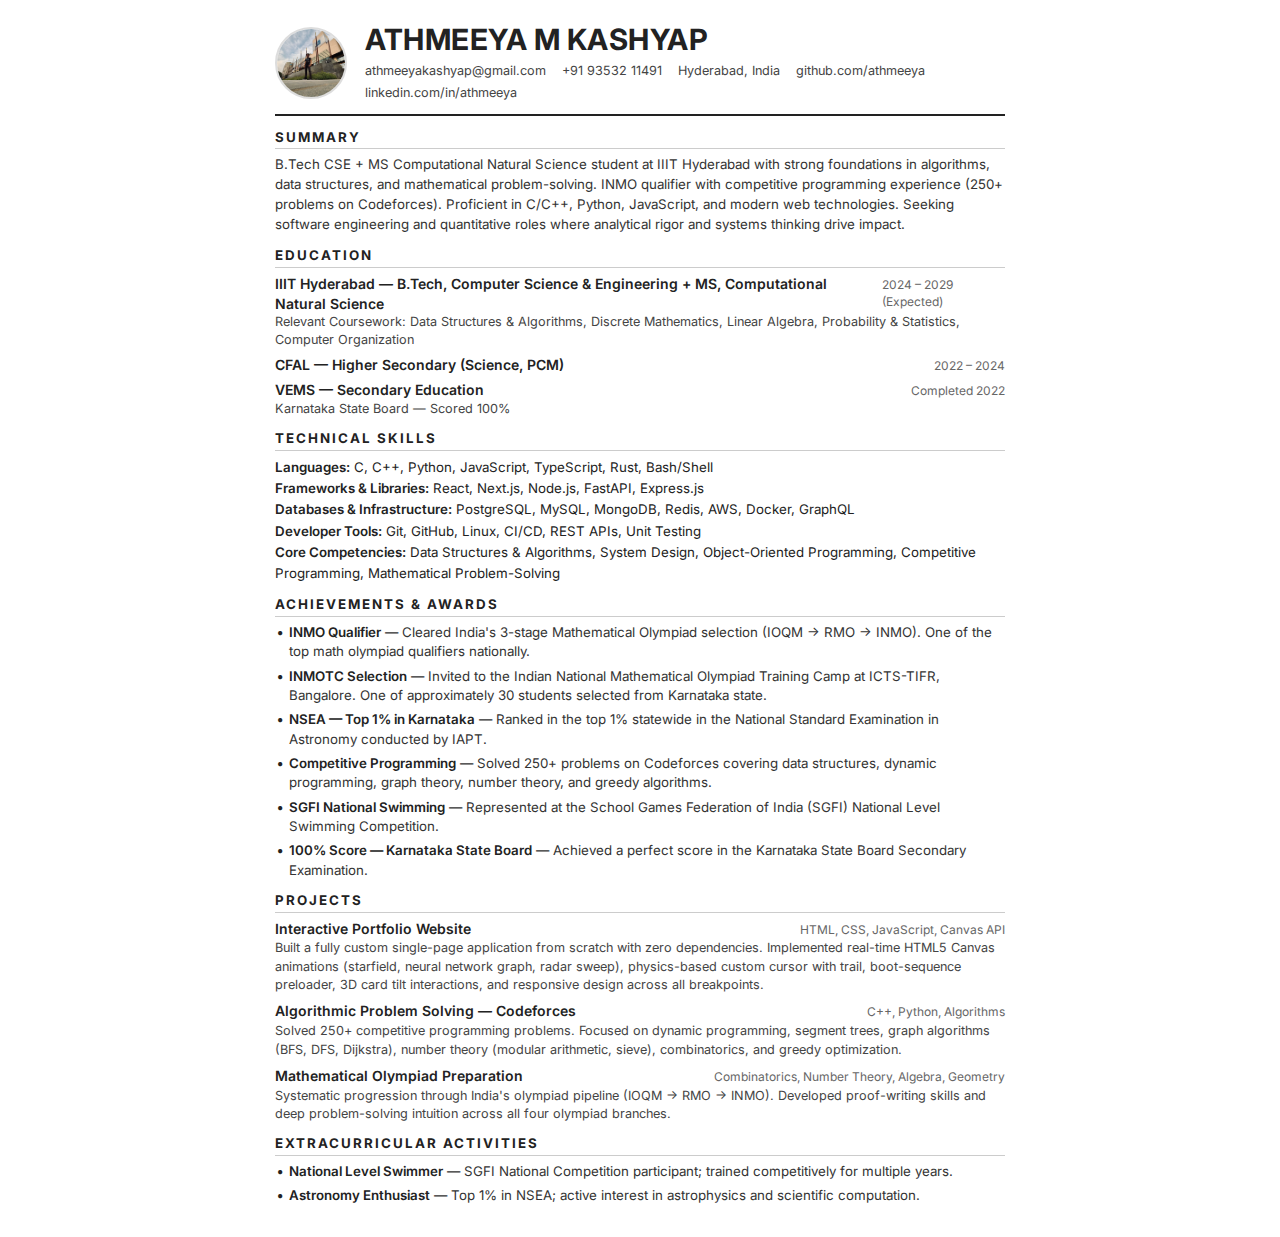
<file: assets/cv.html>
<!DOCTYPE html>
<html lang="en">
<head>
<meta charset="UTF-8">
<meta name="viewport" content="width=device-width, initial-scale=1.0">
<title>Athmeeya M Kashyap - Resume</title>
<style>
  @import url('https://fonts.googleapis.com/css2?family=Inter:wght@400;500;600;700&display=swap');

  *, *::before, *::after { margin: 0; padding: 0; box-sizing: border-box; }

  @page { size: A4; margin: 0; }

  body {
    font-family: 'Inter', Arial, Helvetica, sans-serif;
    font-size: 10pt;
    line-height: 1.4;
    color: #222;
    background: #fff;
    max-width: 210mm;
    margin: 0 auto;
    padding: 24px 32px 20px;
    -webkit-print-color-adjust: exact;
    print-color-adjust: exact;
  }

  a { color: #222; text-decoration: none; }

  /* HEADER */
  .header {
    display: flex;
    align-items: center;
    gap: 18px;
    border-bottom: 2px solid #222;
    padding-bottom: 12px;
    margin-bottom: 12px;
  }

  .header-photo {
    width: 72px;
    height: 72px;
    border-radius: 50%;
    object-fit: cover;
    border: 2px solid #ddd;
    flex-shrink: 0;
  }

  .header-info { flex: 1; }

  .header-info h1 {
    font-size: 22pt;
    font-weight: 700;
    letter-spacing: 0.5px;
    line-height: 1.1;
  }

  .header-contact {
    display: flex;
    flex-wrap: wrap;
    gap: 4px 16px;
    margin-top: 6px;
    font-size: 9.5pt;
    color: #444;
  }

  .header-contact span { white-space: nowrap; }

  /* SECTIONS */
  .section { margin-bottom: 11px; }

  h2 {
    font-size: 10pt;
    font-weight: 700;
    letter-spacing: 2px;
    text-transform: uppercase;
    color: #222;
    border-bottom: 1px solid #ccc;
    padding-bottom: 2px;
    margin-bottom: 6px;
  }

  /* SUMMARY */
  .summary {
    font-size: 10pt;
    color: #333;
    line-height: 1.5;
  }

  /* EDUCATION */
  .edu-entry { margin-bottom: 6px; }

  .edu-top {
    display: flex;
    justify-content: space-between;
    align-items: baseline;
  }

  .edu-school { font-weight: 600; font-size: 10.5pt; }
  .edu-date { font-size: 9pt; color: #666; }
  .edu-degree { font-size: 9.5pt; color: #444; }

  /* SKILLS */
  .skills-list {
    font-size: 10pt;
    line-height: 1.6;
  }

  .skills-list strong {
    font-weight: 600;
    color: #222;
  }

  /* BULLET ITEMS */
  ul {
    list-style: none;
    padding: 0;
  }

  ul li {
    padding-left: 14px;
    position: relative;
    margin-bottom: 5px;
    font-size: 10pt;
    line-height: 1.45;
    color: #333;
  }

  ul li::before {
    content: '•';
    position: absolute;
    left: 2px;
    color: #222;
    font-weight: 700;
  }

  ul li strong { font-weight: 600; color: #222; }

  /* PROJECTS */
  .proj { margin-bottom: 7px; }
  .proj-top { display: flex; justify-content: space-between; align-items: baseline; }
  .proj-name { font-weight: 600; font-size: 10.5pt; }
  .proj-tech { font-size: 9pt; color: #666; }
  .proj-desc { font-size: 9.5pt; color: #444; margin-top: 1px; line-height: 1.45; }

  /* COURSEWORK / EXTRA */
  .inline-list {
    font-size: 9.5pt;
    color: #444;
    line-height: 1.55;
  }

  @media print {
    body { padding: 20px 28px 16px; }
    .section { break-inside: avoid; }
    a { color: #222 !important; }
  }
</style>
</head>
<body>

  <!-- HEADER -->
  <div class="header">
    <img src="athmeeyacv.jpg" alt="Athmeeya M Kashyap" class="header-photo">
    <div class="header-info">
      <h1>ATHMEEYA M KASHYAP</h1>
      <div class="header-contact">
        <span>athmeeyakashyap@gmail.com</span>
        <span>+91 93532 11491</span>
        <span>Hyderabad, India</span>
        <span>github.com/athmeeya</span>
        <span>linkedin.com/in/athmeeya</span>
      </div>
    </div>
  </div>

  <!-- PROFESSIONAL SUMMARY -->
  <div class="section">
    <h2>Summary</h2>
    <p class="summary">B.Tech CSE + MS Computational Natural Science student at IIIT Hyderabad with strong foundations in algorithms, data structures, and mathematical problem-solving. INMO qualifier with competitive programming experience (250+ problems on Codeforces). Proficient in C/C++, Python, JavaScript, and modern web technologies. Seeking software engineering and quantitative roles where analytical rigor and systems thinking drive impact.</p>
  </div>

  <!-- EDUCATION -->
  <div class="section">
    <h2>Education</h2>
    <div class="edu-entry">
      <div class="edu-top">
        <span class="edu-school">IIIT Hyderabad — B.Tech, Computer Science & Engineering + MS, Computational Natural Science</span>
        <span class="edu-date">2024 – 2029 (Expected)</span>
      </div>
      <div class="edu-degree">Relevant Coursework: Data Structures & Algorithms, Discrete Mathematics, Linear Algebra, Probability & Statistics, Computer Organization</div>
    </div>
    <div class="edu-entry">
      <div class="edu-top">
        <span class="edu-school">CFAL — Higher Secondary (Science, PCM)</span>
        <span class="edu-date">2022 – 2024</span>
      </div>
    </div>
    <div class="edu-entry">
      <div class="edu-top">
        <span class="edu-school">VEMS — Secondary Education</span>
        <span class="edu-date">Completed 2022</span>
      </div>
      <div class="edu-degree">Karnataka State Board — Scored 100%</div>
    </div>
  </div>

  <!-- TECHNICAL SKILLS -->
  <div class="section">
    <h2>Technical Skills</h2>
    <div class="skills-list">
      <strong>Languages:</strong> C, C++, Python, JavaScript, TypeScript, Rust, Bash/Shell<br>
      <strong>Frameworks & Libraries:</strong> React, Next.js, Node.js, FastAPI, Express.js<br>
      <strong>Databases & Infrastructure:</strong> PostgreSQL, MySQL, MongoDB, Redis, AWS, Docker, GraphQL<br>
      <strong>Developer Tools:</strong> Git, GitHub, Linux, CI/CD, REST APIs, Unit Testing<br>
      <strong>Core Competencies:</strong> Data Structures & Algorithms, System Design, Object-Oriented Programming, Competitive Programming, Mathematical Problem-Solving
    </div>
  </div>

  <!-- ACHIEVEMENTS -->
  <div class="section">
    <h2>Achievements & Awards</h2>
    <ul>
      <li><strong>INMO Qualifier</strong> — Cleared India's 3-stage Mathematical Olympiad selection (IOQM → RMO → INMO). One of the top math olympiad qualifiers nationally.</li>
      <li><strong>INMOTC Selection</strong> — Invited to the Indian National Mathematical Olympiad Training Camp at ICTS-TIFR, Bangalore. One of approximately 30 students selected from Karnataka state.</li>
      <li><strong>NSEA — Top 1% in Karnataka</strong> — Ranked in the top 1% statewide in the National Standard Examination in Astronomy conducted by IAPT.</li>
      <li><strong>Competitive Programming</strong> — Solved 250+ problems on Codeforces covering data structures, dynamic programming, graph theory, number theory, and greedy algorithms.</li>
      <li><strong>SGFI National Swimming</strong> — Represented at the School Games Federation of India (SGFI) National Level Swimming Competition.</li>
      <li><strong>100% Score — Karnataka State Board</strong> — Achieved a perfect score in the Karnataka State Board Secondary Examination.</li>
    </ul>
  </div>

  <!-- PROJECTS -->
  <div class="section">
    <h2>Projects</h2>
    <div class="proj">
      <div class="proj-top">
        <span class="proj-name">Interactive Portfolio Website</span>
        <span class="proj-tech">HTML, CSS, JavaScript, Canvas API</span>
      </div>
      <div class="proj-desc">Built a fully custom single-page application from scratch with zero dependencies. Implemented real-time HTML5 Canvas animations (starfield, neural network graph, radar sweep), physics-based custom cursor with trail, boot-sequence preloader, 3D card tilt interactions, and responsive design across all breakpoints.</div>
    </div>
    <div class="proj">
      <div class="proj-top">
        <span class="proj-name">Algorithmic Problem Solving — Codeforces</span>
        <span class="proj-tech">C++, Python, Algorithms</span>
      </div>
      <div class="proj-desc">Solved 250+ competitive programming problems. Focused on dynamic programming, segment trees, graph algorithms (BFS, DFS, Dijkstra), number theory (modular arithmetic, sieve), combinatorics, and greedy optimization.</div>
    </div>
    <div class="proj">
      <div class="proj-top">
        <span class="proj-name">Mathematical Olympiad Preparation</span>
        <span class="proj-tech">Combinatorics, Number Theory, Algebra, Geometry</span>
      </div>
      <div class="proj-desc">Systematic progression through India's olympiad pipeline (IOQM → RMO → INMO). Developed proof-writing skills and deep problem-solving intuition across all four olympiad branches.</div>
    </div>
  </div>

  <!-- EXTRACURRICULAR -->
  <div class="section">
    <h2>Extracurricular Activities</h2>
    <ul>
      <li><strong>National Level Swimmer</strong> — SGFI National Competition participant; trained competitively for multiple years.</li>
      <li><strong>Astronomy Enthusiast</strong> — Top 1% in NSEA; active interest in astrophysics and scientific computation.</li>
    </ul>
  </div>

</body>
</html>
</file>
